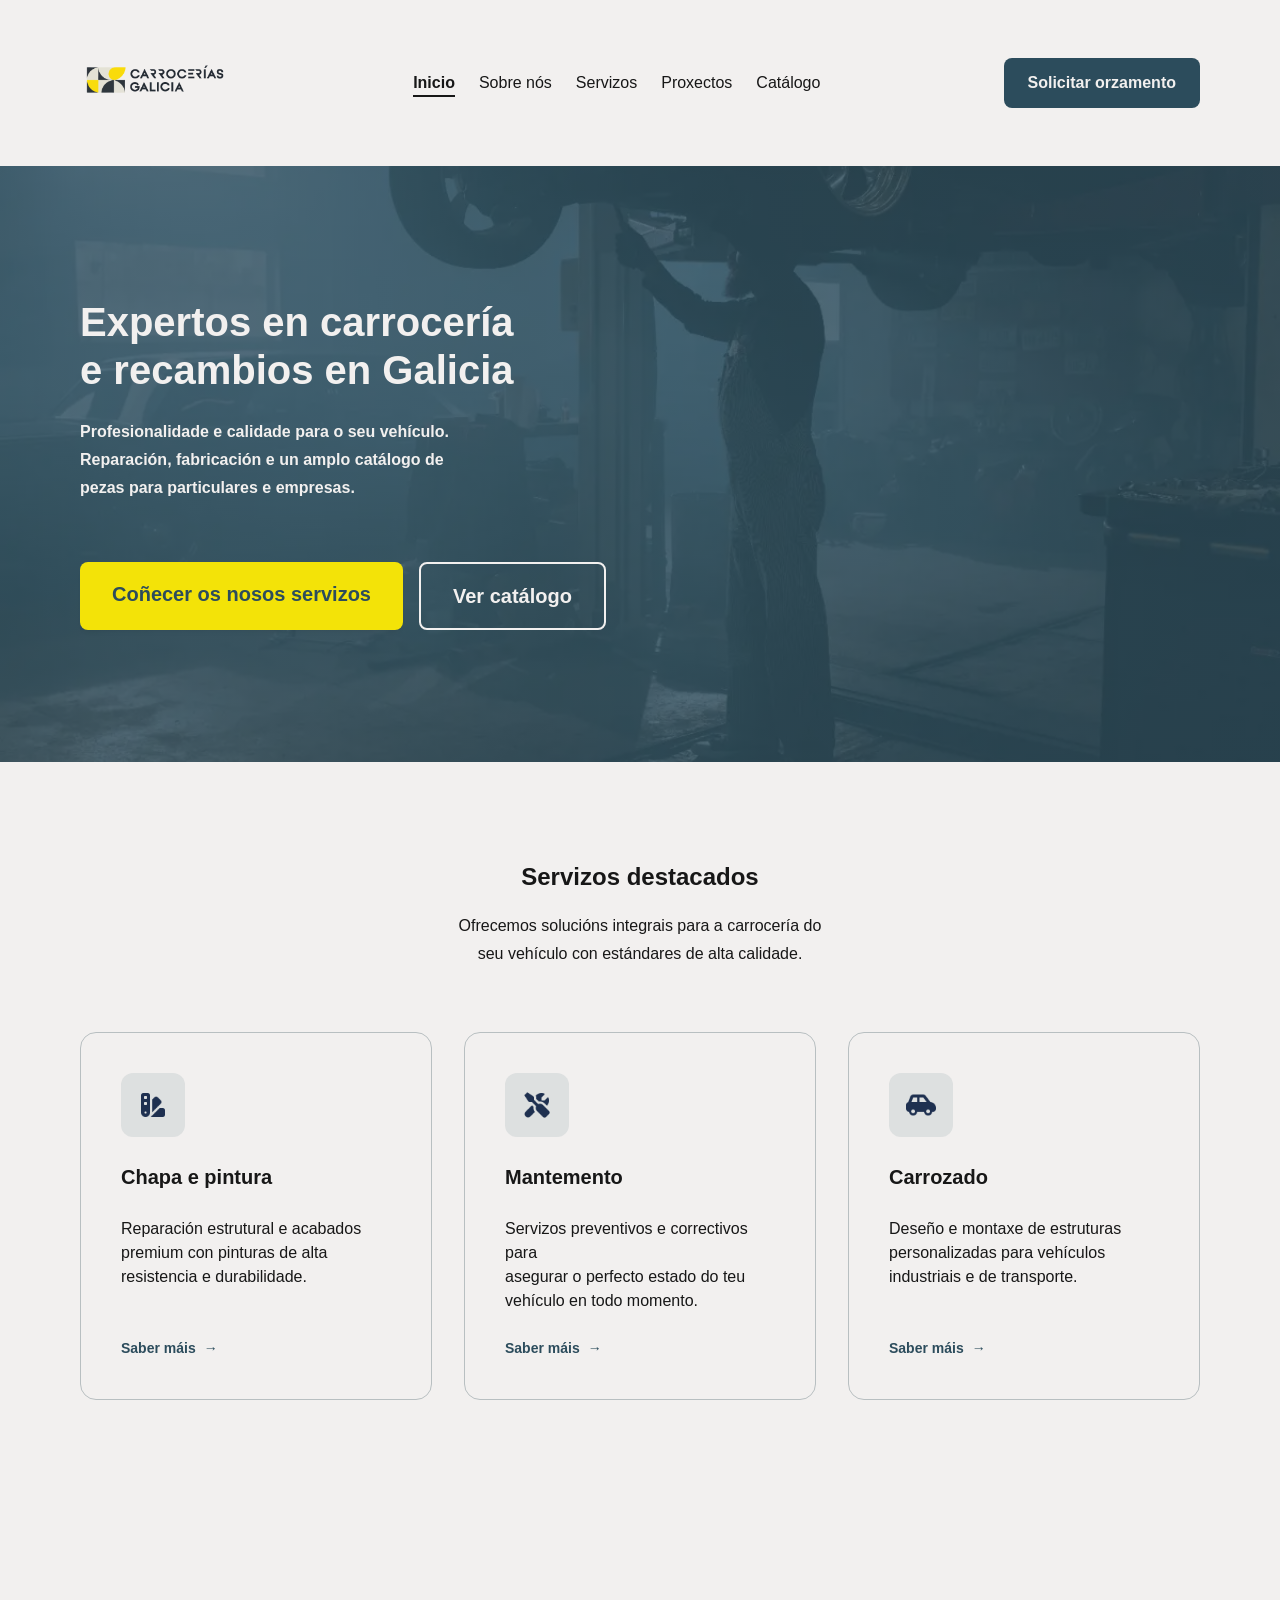
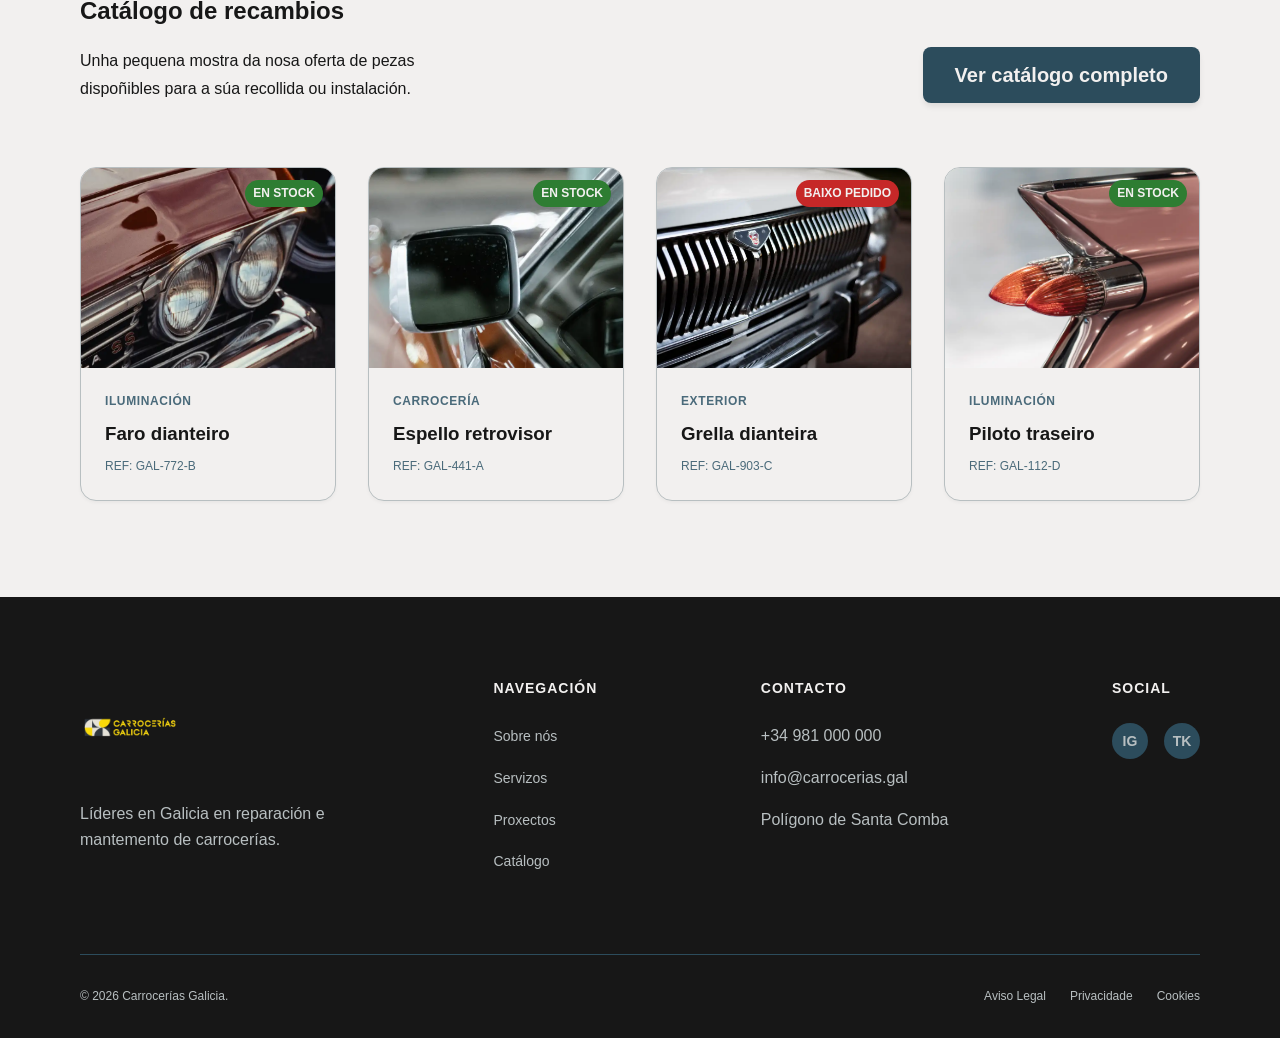
<file: index.html>
<!DOCTYPE html>
<html lang="gl">

<head>
    <meta charset="UTF-8">
    <meta name="viewport" content="width=device-width, initial-scale=1.0">
    <title>Carrocerías Galicia</title>
    <meta name="description" content="Carrocerías Galicia é unha empresa 
        especializada en reparación, mantemento e fabricación de carrocerías 
        para vehículos. Ofrecemos un amplo catálogo de recambios e 
        pezas para particulares e empresas.">
    <link rel="stylesheet" href="css/style.css">
</head>

<body>

    <header>
        <nav>
            <input type="checkbox" id="menu-toggle" class="menu-toggle" aria-label="Abrir menú de navegación">
            <label for="menu-toggle" class="menu-toggle-label">
                <span class="sr-only">Menú</span>
                <span></span>
                <span></span>
                <span></span>
            </label>
            <a href="index.html" class="logo">
                <img src="img/01-logo.webp" alt="Carrocerías Galicia" width="150" height="80">
            </a>
            <ul>
                <li><a href="index.html">Inicio</a></li>
                <li><a href="sobre-nos.html">Sobre nós</a></li>
                <li><a href="servizos.html">Servizos</a></li>
                <li><a href="proxectos.html">Proxectos</a></li>
                <li><a href="catalogo.html">Catálogo</a></li>
            </ul>
            <a href="contacto.html" class="btn-primary">Solicitar orzamento</a>
        </nav>
    </header>

    <main>
        <section class="hero">
            <div class="hero-container">
                <h1>Expertos en carrocería <br> e recambios en Galicia</h1>
                <p>Profesionalidade e calidade para o seu vehículo. <br>
                    Reparación, fabricación e un amplo catálogo de <br>
                    pezas para particulares e empresas.</p>
                <div class="hero-buttons">
                    <a href="servizos.html" class="btn-yellow">Coñecer os nosos servizos</a>
                    <a href="catalogo.html" class="btn-outline">Ver catálogo</a>
                </div>
            </div>
        </section>

        <section class="services">
            <div class="container center-text">
                <h2>Servizos destacados</h2>
                <p class="subtitle">Ofrecemos solucións integrais para a carrocería do <br>
                    seu vehículo con estándares de alta calidade.</p>
            </div>
            <div class="services-grid container">
                <div class="service-card">
                    <div class="icon-box">
                        <img src="img/29-icon-chapa.png" alt="Icono chapa" style="width: 30px; height:30px;">
                    </div>
                    <h3>Chapa e pintura</h3>
                    <p>Reparación estrutural e acabados <br>
                        premium con pinturas de alta <br>
                        resistencia e durabilidade.</p>
                    <a href="servizos.html#reparación" class="link-more">Saber máis <span class="arrow">&rarr;</span></a>
                </div>
                <div class="service-card">
                    <div class="icon-box">
                        <img src="img/30-icon-mantemento.png" alt="Icono mantemento" style="width: 30px; height:30px;">
                    </div>
                    <h3>Mantemento</h3>
                    <p>Servizos preventivos e correctivos para <br>
                        asegurar o perfecto estado do teu <br>
                        vehículo en todo momento.</p>
                    <a href="servizos.html" class="link-more">Saber máis <span class="arrow">&rarr;</span></a>
                </div>
                <div class="service-card">
                    <div class="icon-box">
                        <img src="img/31-icon-carrozado.png" alt="Icono carrozado" style="width: 30px; height:30px;">
                    </div>
                    <h3>Carrozado</h3>
                    <p>Deseño e montaxe de estruturas <br>
                        personalizadas para vehículos <br>
                        industriais e de transporte.</p>
                    <a href="servizos.html#fabricacion" class="link-more">Saber máis <span class="arrow">&rarr;</span></a>
                </div>
            </div>
        </section>

        <section class="catalog">
            <div class="catalog-top container">
                <div class="catalog-header">
                    <h2>Catálogo de recambios</h2>
                    <p>Unha pequena mostra da nosa oferta de pezas <br>
                        dispoñibles para a súa recollida ou instalación.</p>
                </div>
                <a href="catalogo.html#vendas" class="btn-dark">Ver catálogo completo</a>
            </div>
            <div class="catalog-grid container">
                <div class="product-card">
                    <div class="product-image" style="background-image: url('img/04-inicio.webp');">
                        <span class="badge badge-green">EN STOCK</span>
                    </div>
                    <div class="product-info">
                        <span class="category">ILUMINACIÓN</span>
                        <h3>Faro dianteiro</h3>
                        <span class="ref">REF: GAL-772-B</span>
                    </div>
                </div>
                <div class="product-card">
                    <div class="product-image" style="background-image: url('img/05-inicio.webp');">
                        <span class="badge badge-green">EN STOCK</span>
                    </div>
                    <div class="product-info">
                        <span class="category">CARROCERÍA</span>
                        <h3>Espello retrovisor</h3>
                        <span class="ref">REF: GAL-441-A</span>
                    </div>
                </div>
                <div class="product-card">
                    <div class="product-image" style="background-image: url('img/06-inicio.webp');">
                        <span class="badge badge-red">BAIXO PEDIDO</span>
                    </div>
                    <div class="product-info">
                        <span class="category">EXTERIOR</span>
                        <h3>Grella dianteira</h3>
                        <span class="ref">REF: GAL-903-C</span>
                    </div>
                </div>
                <div class="product-card">
                    <div class="product-image" style="background-image: url('img/07-inicio.webp');">
                        <span class="badge badge-green">EN STOCK</span>
                    </div>
                    <div class="product-info">
                        <span class="category">ILUMINACIÓN</span>
                        <h3>Piloto traseiro</h3>
                        <span class="ref">REF: GAL-112-D</span>
                    </div>
                </div>
            </div>
        </section>
    </main>

    <footer>
        <div class="footer-container">
            <div class="footer-col">
                <img src="img/02-logo-amarelo.webp" alt="Carrocerías" class="footer-logo" width="100" height="50">
                <p>Líderes en Galicia en reparación
                    e mantemento de carrocerías.</p>
            </div>
            <div class="footer-col">
                <h4>NAVEGACIÓN</h4>
                <ul>
                    <li><a href="sobre-nos.html">Sobre nós</a></li>
                    <li><a href="servizos.html">Servizos</a></li>
                    <li><a href="proxectos.html">Proxectos</a></li>
                    <li><a href="catalogo.html">Catálogo</a></li>
                </ul>
            </div>
            <div class="footer-col">
                <h4>CONTACTO</h4>
                <ul>
                    <li>+34 981 000 000</li>
                    <li>info@carrocerias.gal</li>
                    <li>Polígono de Santa Comba</li>
                </ul>
            </div>
            <div class="footer-col">
                <h4>SOCIAL</h4>
                <div class="social-icons">
                    <a href="#" class="social-circle">IG</a>
                    <a href="#" class="social-circle">TK</a>
                </div>
            </div>
        </div>
        <div class="footer-bottom">
            <p>&copy; 2026 Carrocerías Galicia.</p>
            <div class="legal-links">
                <a href="termos-legais-aviso-legal.html">Aviso Legal</a>
                <a href="termos-legais-privacidade.html">Privacidade</a>
                <a href="termos-legais-cookies.html">Cookies</a>
            </div>
        </div>
    </footer>

    <script src="js/script.js"></script>
</body>

</html>
</file>
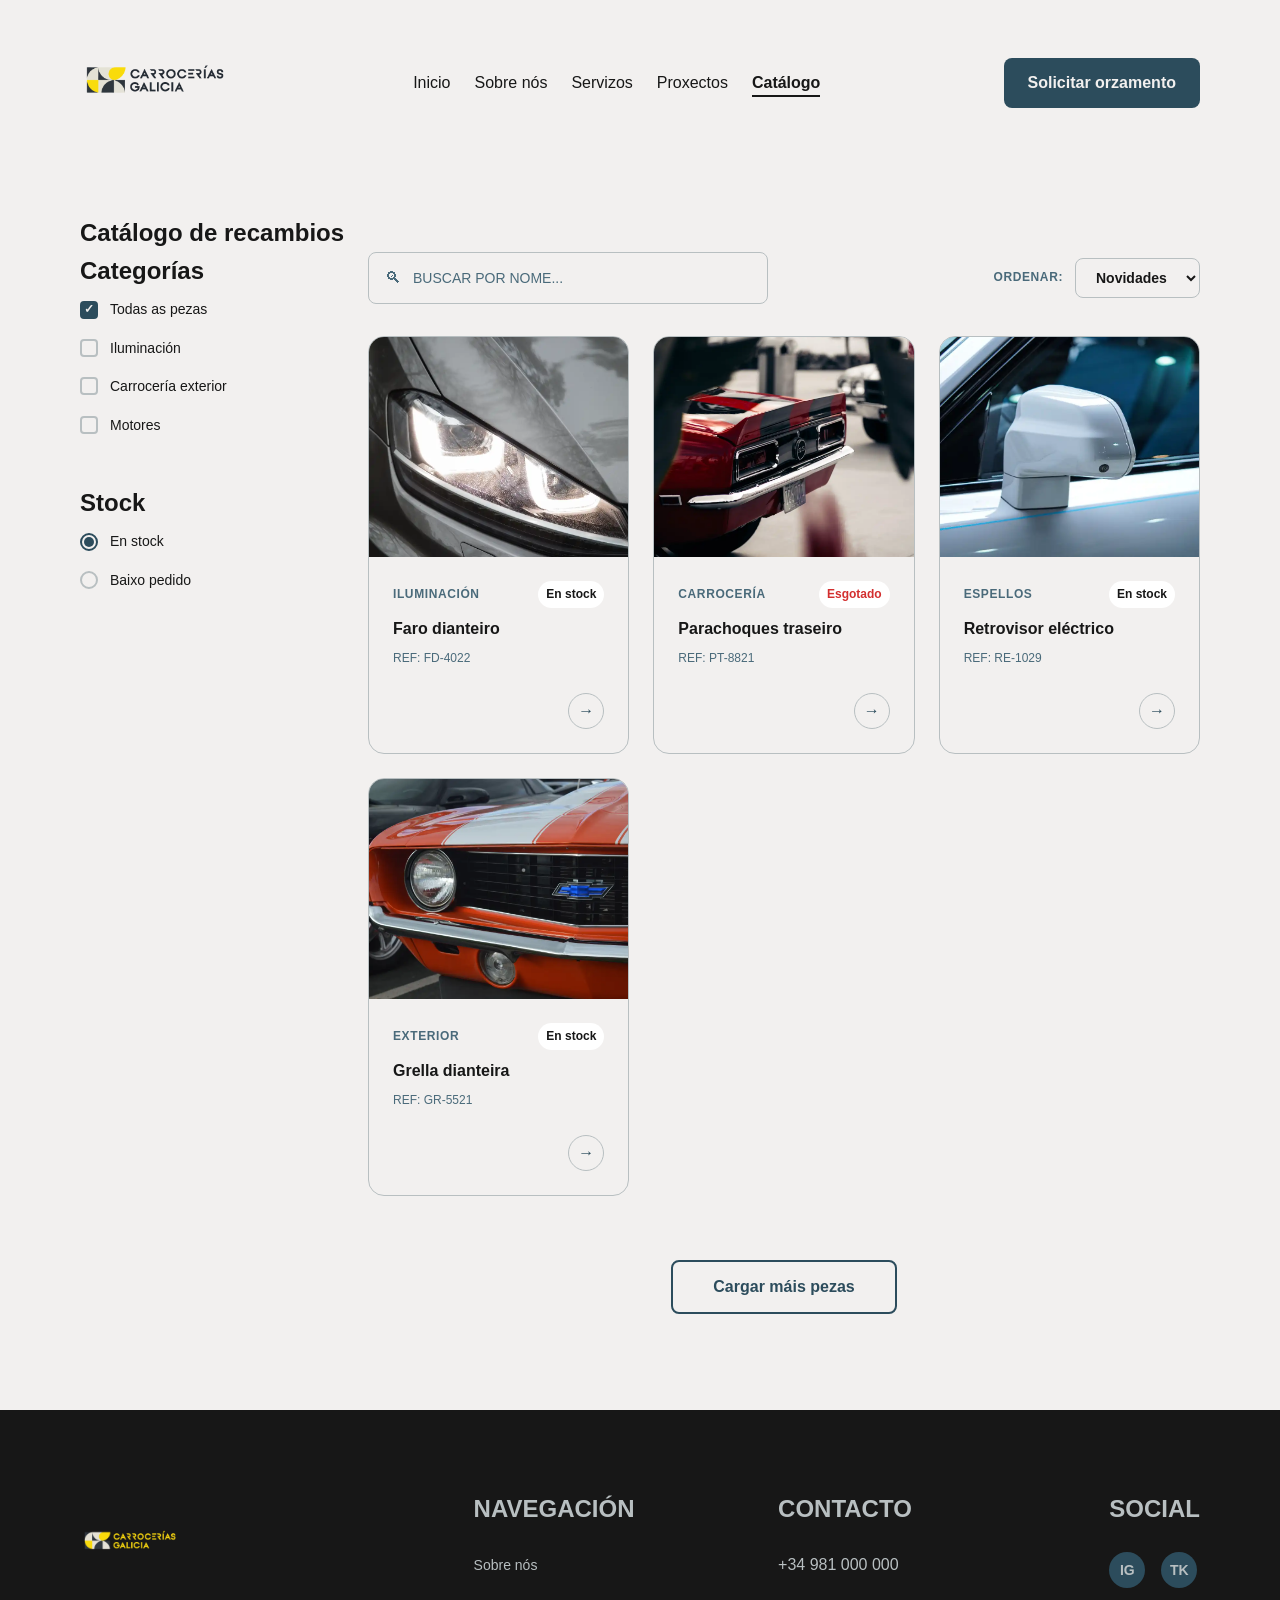
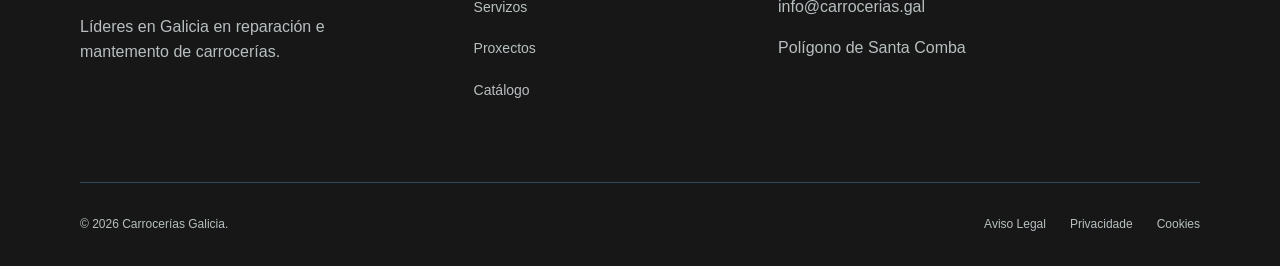
<file: catalogo.html>
<!DOCTYPE html>
<html lang="gl">

<head>
    <meta charset="UTF-8">
    <meta name="viewport" content="width=device-width, initial-scale=1.0">
    <title>Catálogo</title>
    <meta name="description" content="Catálogo de recambios e pezas de 
        carrocerías de Carrocerías Galicia para particulares e empresas.">
    <link rel="stylesheet" href="css/style.css">
</head>

<body>

    <header>
        <nav>
            <input type="checkbox" id="menu-toggle" class="menu-toggle" aria-label="Abrir menú de navegación">
            <label for="menu-toggle" class="menu-toggle-label">
                <span class="sr-only">Menú</span>
                <span></span>
                <span></span>
                <span></span>
            </label>
            <a href="index.html" class="logo">
                <img src="img/01-logo.webp" alt="Carrocerías Galicia">
            </a>
            <ul>
                <li><a href="index.html">Inicio</a></li>
                <li><a href="sobre-nos.html">Sobre nós</a></li>
                <li><a href="servizos.html">Servizos</a></li>
                <li><a href="proxectos.html">Proxectos</a></li>
                <li><a href="catalogo.html">Catálogo</a></li>
            </ul>
            <a href="contacto.html" class="btn-primary">Solicitar orzamento</a>
        </nav>
    </header>

    <main>

        <section class="catalog-layout">
            <h1>Catálogo de recambios</h1>
            <div class="catalog-layout-inner">

                <aside class="catalog-sidebar">
                    <div class="sidebar-group">
                        <h2>Categorías</h2>
                        <div class="sidebar-option">
                            <div class="sidebar-checkbox checked"></div>
                            <span>Todas as pezas</span>
                        </div>
                        <div class="sidebar-option">
                            <div class="sidebar-checkbox"></div>
                            <span>Iluminación</span>
                        </div>
                        <div class="sidebar-option">
                            <div class="sidebar-checkbox"></div>
                            <span>Carrocería exterior</span>
                        </div>
                        <div class="sidebar-option">
                            <div class="sidebar-checkbox"></div>
                            <span>Motores</span>
                        </div>
                    </div>
                    <div class="sidebar-group">
                        <h2>Stock</h2>
                        <div class="sidebar-option">
                            <div class="sidebar-radio checked"></div>
                            <span>En stock</span>
                        </div>
                        <div class="sidebar-option">
                            <div class="sidebar-radio"></div>
                            <span>Baixo pedido</span>
                        </div>
                    </div>
                </aside>

                <div class="catalog-main">
                    <div class="catalog-toolbar">
                        <div class="search-bar">
                            <span class="search-icon">🔍︎</span>
                            <input type="text" placeholder="BUSCAR POR NOME..." aria-label="Buscar produto por nome">
                        </div>
                        <div class="sort-group">
                            <label for="sort-select">Ordenar:</label>
                            <select id="sort-select" class="sort-select">
                                <option>Novidades</option>
                                <option>Nome A-Z</option>
                            </select>
                        </div>
                    </div>

                    <div class="catalog-products-grid">

                        <div class="catalog-product-card" role="link" tabindex="0" onclick="location.href='catalogo-detalle.html'" 
                            onkeydown="if(event.key==='Enter')location.href='catalogo-detalle.html'" style="text-decoration: none; cursor: pointer;">
                            <div class="catalog-product-image" style="background-image: url('img/22-catalogo.webp');">
                            </div>
                            <div class="catalog-product-info">
                                <div class="top-row">
                                    <span class="category">Iluminación</span>
                                    <span class="badge-stock in-stock">En stock</span>
                                </div>
                                <h3>Faro dianteiro</h3>
                                <span class="ref">REF: FD-4022</span>
                            </div>
                            <div class="catalog-product-footer">
                                <span class="arrow-link">→</span>
                            </div>
                        </div>


                        <div class="catalog-product-card" role="link" tabindex="0" onclick="location.href='catalogo-detalle.html'" 
                            onkeydown="if(event.key==='Enter')location.href='catalogo-detalle.html'" style="text-decoration: none; cursor: pointer;">
                            <div class="catalog-product-image" style="background-image: url('img/23-catalogo.webp');">
                            </div>
                            <div class="catalog-product-info">
                                <div class="top-row">
                                    <span class="category">Carrocería</span>
                                    <span class="badge-stock out-of-stock">Esgotado</span>
                                </div>
                                <h3>Parachoques traseiro</h3>
                                <span class="ref">REF: PT-8821</span>
                            </div>
                            <div class="catalog-product-footer">
                                <span class="arrow-link">→</span>
                            </div>
                        </div>

                        <div class="catalog-product-card" role="link" tabindex="0" onclick="location.href='catalogo-detalle.html'" 
                            onkeydown="if(event.key==='Enter')location.href='catalogo-detalle.html'" style="text-decoration: none; cursor: pointer;">
                            <div class="catalog-product-image" style="background-image: url('img/24-catalogo.webp');">
                            </div>
                            <div class="catalog-product-info">
                                <div class="top-row">
                                    <span class="category">Espellos</span>
                                    <span class="badge-stock in-stock">En stock</span>
                                </div>
                                <h3>Retrovisor eléctrico</h3>
                                <span class="ref">REF: RE-1029</span>
                            </div>
                            <div class="catalog-product-footer">
                                <span class="arrow-link">→</span>
                            </div>
                        </div>

                        <div class="catalog-product-card" role="link" tabindex="0" onclick="location.href='catalogo-detalle.html'" 
                            onkeydown="if(event.key==='Enter')location.href='catalogo-detalle.html'" style="text-decoration: none; cursor: pointer;">
                            <div class="catalog-product-image" style="background-image: url('img/25-catalogo.webp');">
                            </div>
                            <div class="catalog-product-info">
                                <div class="top-row">
                                    <span class="category">Exterior</span>
                                    <span class="badge-stock in-stock">En stock</span>
                                </div>
                                <h3>Grella dianteira</h3>
                                <span class="ref">REF: GR-5521</span>
                            </div>
                            <div class="catalog-product-footer">
                                <span class="arrow-link">→</span>
                            </div>
                        </div>

                    </div>

                    <button class="btn-load-more">Cargar máis pezas</button>
                </div>

            </div>
        </section>

    </main>

    <footer>
        <div class="footer-container">
            <div class="footer-col">
                <img src="img/02-logo-amarelo.webp" alt="Carrocerías" class="footer-logo" width="100" height="50">
                <p>Líderes en Galicia en reparación
                    e mantemento de carrocerías.</p>
            </div>
            <div class="footer-col">
                <h2>NAVEGACIÓN</h2>
                <ul>
                    <li><a href="sobre-nos.html">Sobre nós</a></li>
                    <li><a href="servizos.html">Servizos</a></li>
                    <li><a href="proxectos.html">Proxectos</a></li>
                    <li><a href="catalogo.html">Catálogo</a></li>
                </ul>
            </div>
            <div class="footer-col">
                <h2>CONTACTO</h2>
                <ul>
                    <li>+34 981 000 000</li>
                    <li>info@carrocerias.gal</li>
                    <li>Polígono de Santa Comba</li>
                </ul>
            </div>
            <div class="footer-col">
                <h2>SOCIAL</h2>
                <div class="social-icons">
                    <a href="#" class="social-circle">IG</a>
                    <a href="#" class="social-circle">TK</a>
                </div>
            </div>
        </div>
        <div class="footer-bottom">
            <p>&copy; 2026 Carrocerías Galicia.</p>
            <div class="legal-links">
                <a href="termos-legais-aviso-legal.html">Aviso Legal</a>
                <a href="termos-legais-privacidade.html">Privacidade</a>
                <a href="termos-legais-cookies.html">Cookies</a>
            </div>
        </div>
    </footer>

    <script src="js/script.js"></script>
</body>

</html>
</file>
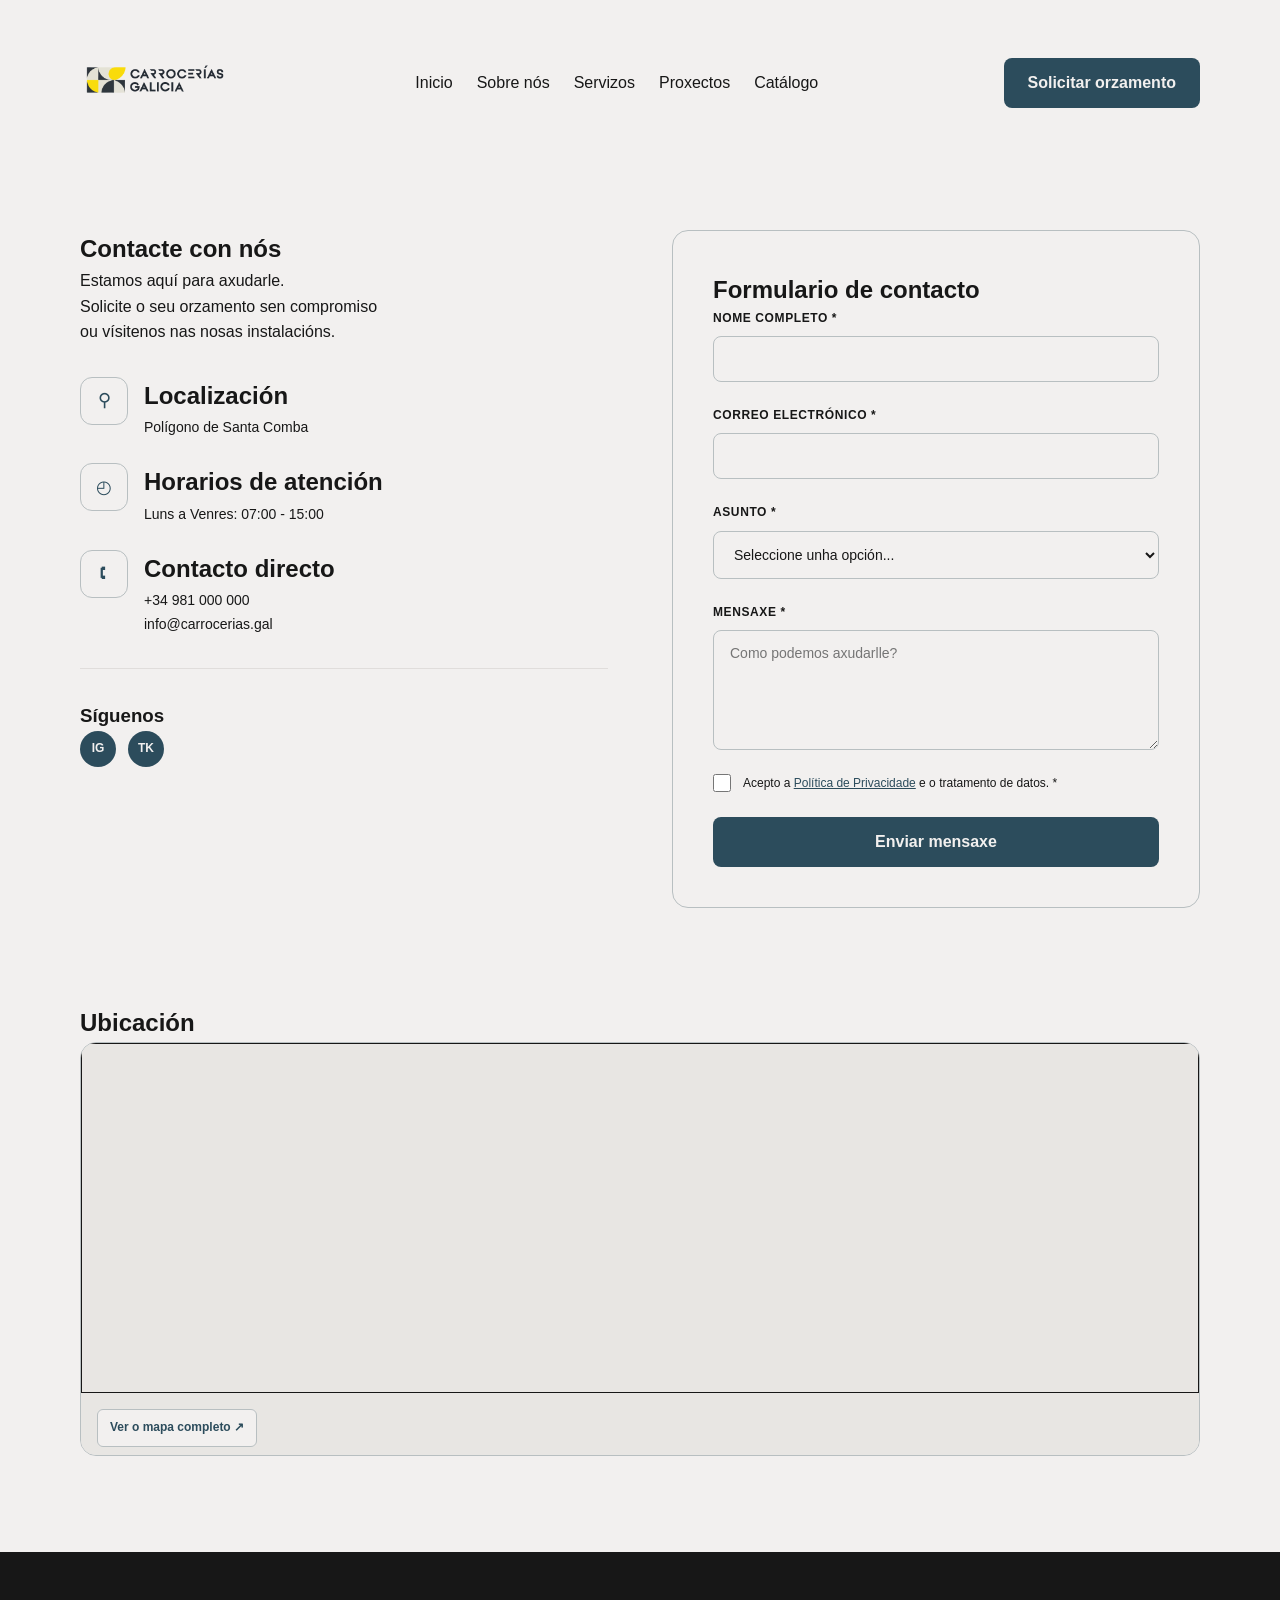
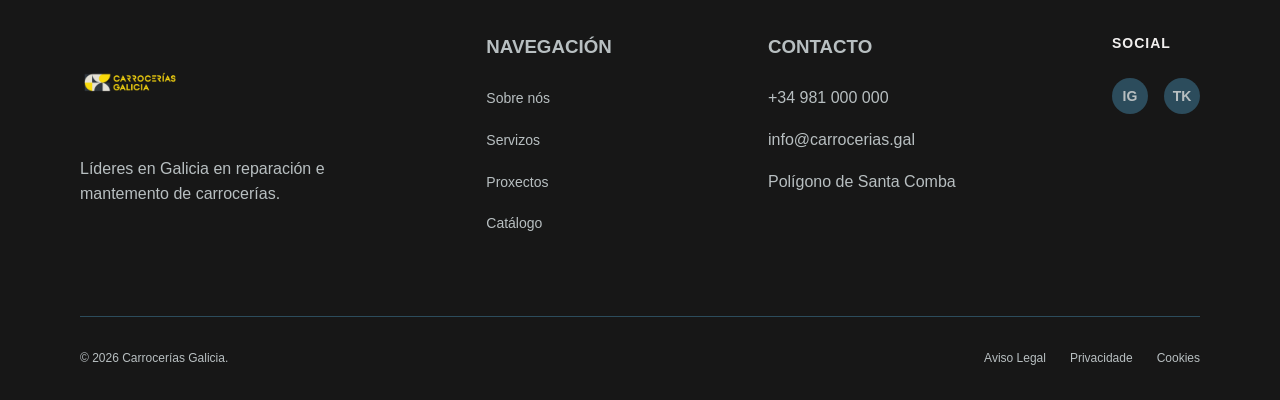
<file: contacto.html>
<!DOCTYPE html>
<html lang="gl">

<head>
    <meta charset="UTF-8">
    <meta name="viewport" content="width=device-width, initial-scale=1.0">
    <title>Contacto</title>
    <meta name="description" content="Contacta con Carrocerías Galicia 
        para solicitar orzamentos, información sobre reparacións ou calquera consulta.">
    <link rel="stylesheet" href="css/style.css">
</head>

<body>

    <header>
        <nav>
            <input type="checkbox" id="menu-toggle" class="menu-toggle" aria-label="Abrir menú de navegación">
            <label for="menu-toggle" class="menu-toggle-label">
                <span class="sr-only">Menú</span>
                <span></span>
                <span></span>
                <span></span>
            </label>
            <a href="index.html" class="logo">
                <img src="img/01-logo.webp" alt="Carrocerías Galicia">
            </a>
            <ul>
                <li><a href="index.html">Inicio</a></li>
                <li><a href="sobre-nos.html">Sobre nós</a></li>
                <li><a href="servizos.html">Servizos</a></li>
                <li><a href="proxectos.html">Proxectos</a></li>
                <li><a href="catalogo.html">Catálogo</a></li>
            </ul>
            <a href="contacto.html" class="btn-primary">Solicitar orzamento</a>
        </nav>
    </header>

    <main>

        <section class="contact-layout">
            <div class="contact-layout-inner">

                <div class="contact-info">
                    <div>
                        <h1>Contacte con nós</h1>
                        <p>Estamos aquí para axudarle. <br>
                            Solicite o seu orzamento sen compromiso <br>
                            ou vísitenos nas nosas instalacións.</p>
                    </div>

                    <div class="contact-details">
                        <div class="contact-detail-item">
                            <div class="contact-detail-icon">⚲</div>
                            <div class="contact-detail-text">
                                <h2>Localización</h2>
                                <p>Polígono de Santa Comba</p>
                            </div>
                        </div>
                        <div class="contact-detail-item">
                            <div class="contact-detail-icon">◴</div>
                            <div class="contact-detail-text">
                                <h2>Horarios de atención</h2>
                                <p>Luns a Venres: 07:00 - 15:00</p>
                            </div>
                        </div>
                        <div class="contact-detail-item">
                            <div class="contact-detail-icon">🕻</div>
                            <div class="contact-detail-text">
                                <h2>Contacto directo</h2>
                                <p>+34 981 000 000<br>info@carrocerias.gal</p>
                            </div>
                        </div>
                    </div>

                    <div class="contact-divider"></div>

                    <div class="contact-social">
                        <h3>Síguenos</h3>
                        <div class="contact-social-icons">
                            <a href="#" class="social-circle">IG</a>
                            <a href="#" class="social-circle">TK</a>
                        </div>
                    </div>
                </div>

                <div class="contact-form-card">
                    <h2>Formulario de contacto</h2>
                    <form action="#" method="POST">
                        <div class="form-group">
                            <label for="nome">Nome completo *</label>
                            <input type="text" id="nome" name="nome" required>
                        </div>
                        <div class="form-group">
                            <label for="email">Correo electrónico *</label>
                            <input type="email" id="email" name="email" required>
                        </div>
                        <div class="form-group">
                            <label for="asunto">Asunto *</label>
                            <select id="asunto" name="asunto" required>
                                <option value="" disabled selected>Seleccione unha opción...</option>
                                <option value="orzamento">Solicitude de orzamento</option>
                                <option value="informacion">Información xeral</option>
                                <option value="reparacion">Reparación</option>
                                <option value="recambios">Recambios e pezas</option>
                                <option value="outro">Outro</option>
                            </select>
                        </div>
                        <div class="form-group">
                            <label for="mensaxe">Mensaxe *</label>
                            <textarea id="mensaxe" name="mensaxe" placeholder="Como podemos axudarlle?"
                                required></textarea>
                        </div>
                        <div class="form-checkbox">
                            <input type="checkbox" id="privacidade" name="privacidade" required>
                            <label for="privacidade">Acepto a <a href="termos-legais-privacidade.html">Política de
                                    Privacidade</a> e o tratamento de datos. *</label>
                        </div>
                        <button type="submit" class="btn-submit">Enviar mensaxe</button>
                    </form>
                </div>

            </div>
        </section>

        <section class="map-section">
            <h2>Ubicación</h2>
            <div class="map-container">
                <div class="map-placeholder">
                    <iframe style="border: 1px solid #171717; width: 100%; height: 350px;"
                        title="Mapa de ubicación de Carrocerías Galicia"
                        src="https://www.openstreetmap.org/export/embed?bbox=-8.807237148284914%2C43.022313734777676%2C-8.783290386199953%2C43.03160000129521&amp;layer=mapnik"
                        loading="lazy"></iframe>
                    <small><a href="https://www.openstreetmap.org/#map=16/43.02696/-8.79526" target="_blank"
                            class="map-link">Ver o mapa completo ↗</a></small>
                </div>
            </div>
        </section>

    </main>

    <footer>
        <div class="footer-container">
            <div class="footer-col">
                <img src="img/02-logo-amarelo.webp" alt="Carrocerías" class="footer-logo" width="100" height="50">
                <p>Líderes en Galicia en reparación
                    e mantemento de carrocerías.</p>
            </div>
            <div class="footer-col">
                <h3>NAVEGACIÓN</h3>
                <ul>
                    <li><a href="sobre-nos.html">Sobre nós</a></li>
                    <li><a href="servizos.html">Servizos</a></li>
                    <li><a href="proxectos.html">Proxectos</a></li>
                    <li><a href="catalogo.html">Catálogo</a></li>
                </ul>
            </div>
            <div class="footer-col">
                <h3>CONTACTO</h3>
                <ul>
                    <li>+34 981 000 000</li>
                    <li>info@carrocerias.gal</li>
                    <li>Polígono de Santa Comba</li>
                </ul>
            </div>
            <div class="footer-col">
                <h4>SOCIAL</h4>
                <div class="social-icons">
                    <a href="#" class="social-circle">IG</a>
                    <a href="#" class="social-circle">TK</a>
                </div>
            </div>
        </div>
        <div class="footer-bottom">
            <p>&copy; 2026 Carrocerías Galicia.</p>
            <div class="legal-links">
                <a href="termos-legais-aviso-legal.html">Aviso Legal</a>
                <a href="termos-legais-privacidade.html">Privacidade</a>
                <a href="termos-legais-cookies.html">Cookies</a>
            </div>
        </div>
    </footer>

    <script src="js/script.js"></script>
</body>



</html>
</file>
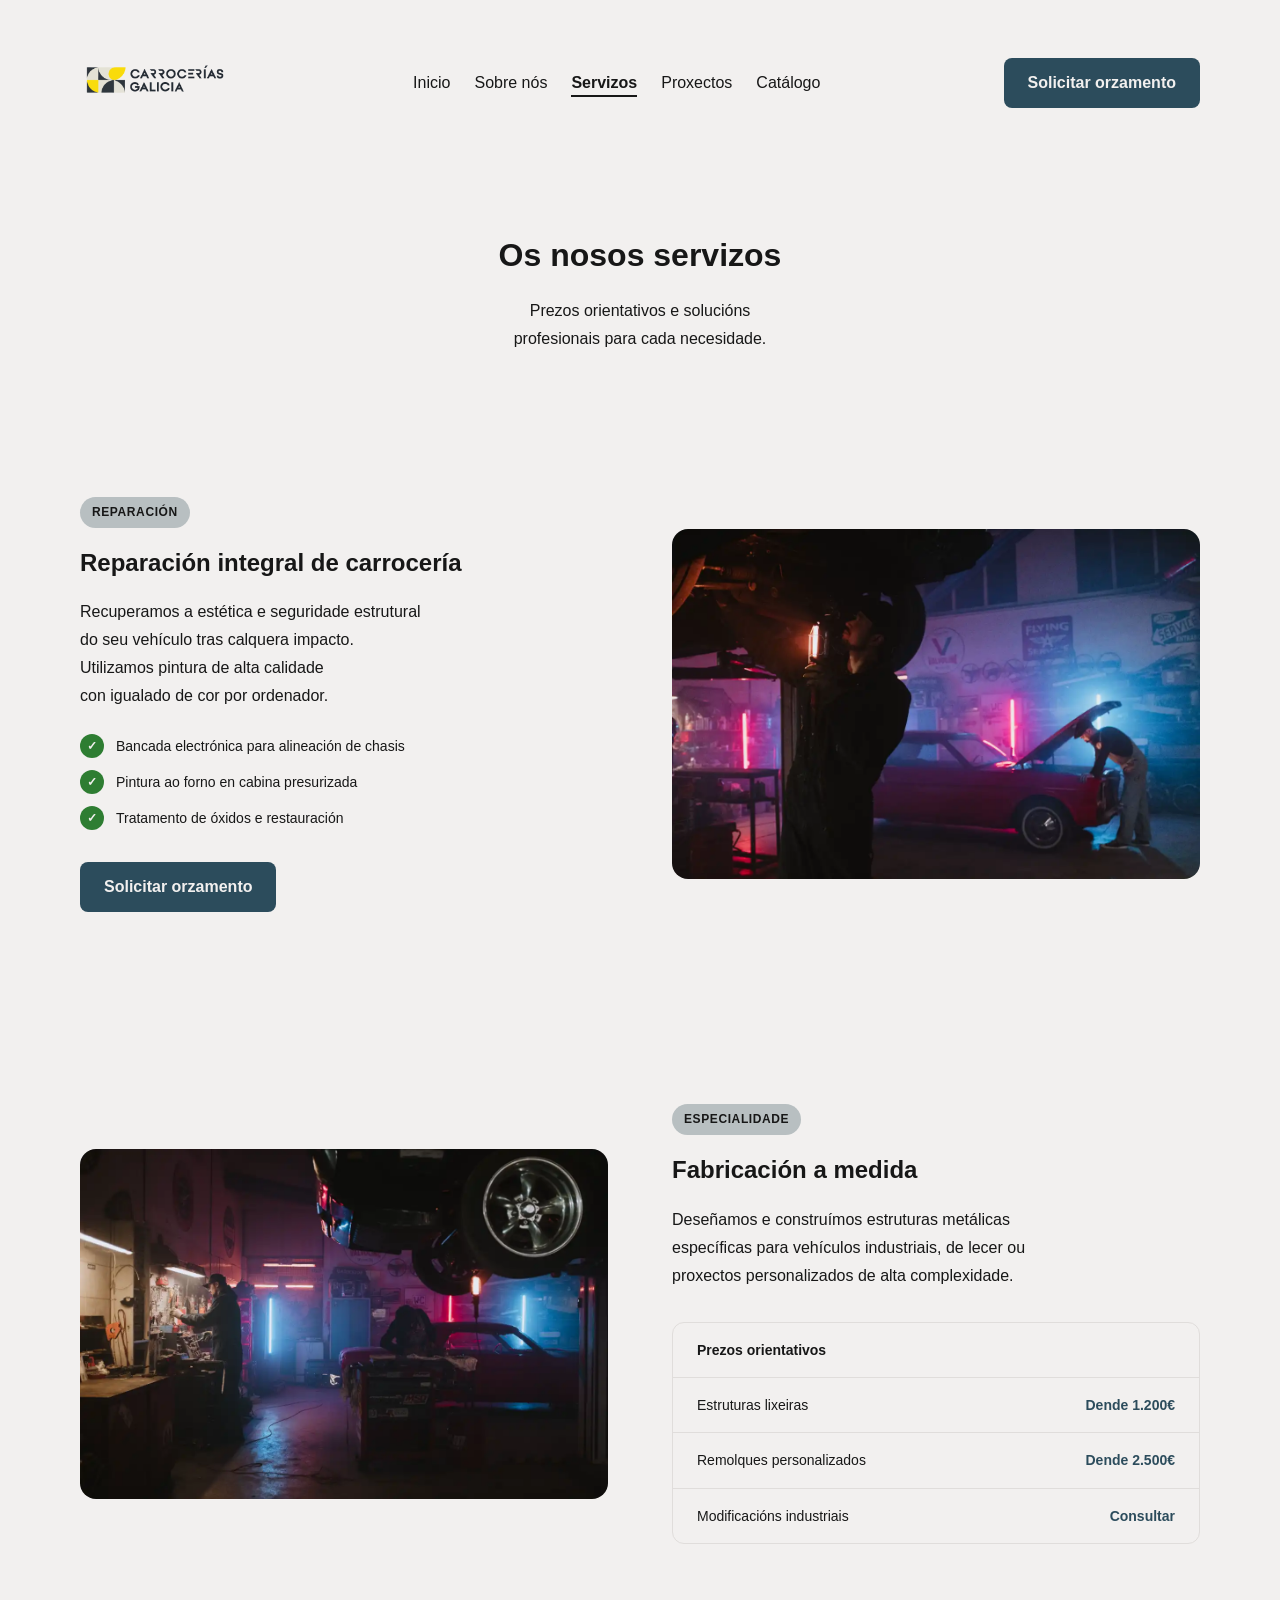
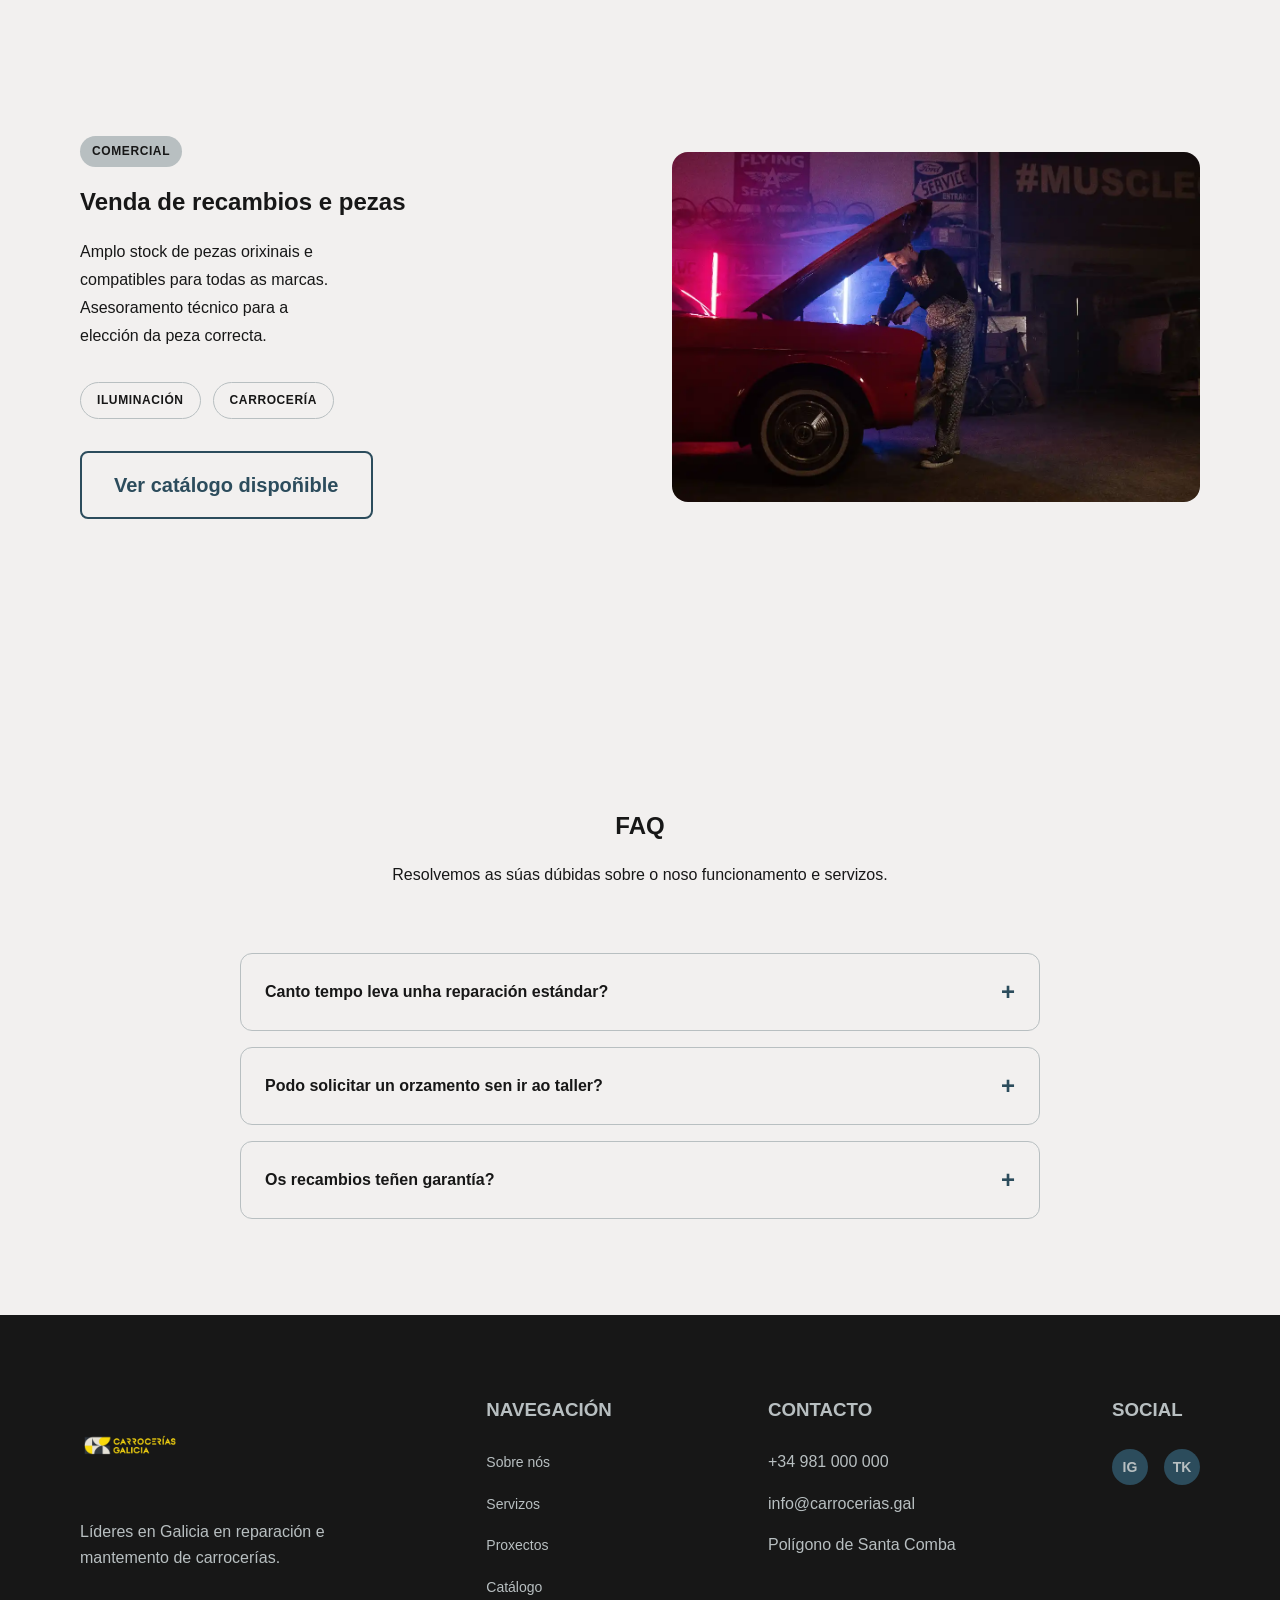
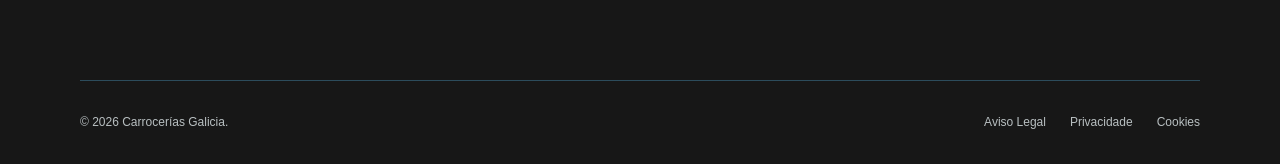
<file: servizos.html>
<!DOCTYPE html>
<html lang="gl">

<head>
    <meta charset="UTF-8">
    <meta name="viewport" content="width=device-width, initial-scale=1.0">
    <title>Servizos</title>
    <meta name="description" content="Servizos de reparación, mantemento e fabricación 
        de carrocerías de Carrocerías Galicia para vehículos particulares e industriais.">
    <link rel="stylesheet" href="css/style.css">
</head>

<body>

    <header>
        <nav>
            <input type="checkbox" id="menu-toggle" class="menu-toggle" aria-label="Abrir menú de navegación">
            <label for="menu-toggle" class="menu-toggle-label">
                <span class="sr-only">Menú</span>
                <span></span>
                <span></span>
                <span></span>
            </label>
            <a href="index.html" class="logo">
                <img src="img/01-logo.webp" alt="Carrocerías Galicia">
            </a>
            <ul>
                <li><a href="index.html">Inicio</a></li>
                <li><a href="sobre-nos.html">Sobre nós</a></li>
                <li><a href="servizos.html">Servizos</a></li>
                <li><a href="proxectos.html">Proxectos</a></li>
                <li><a href="catalogo.html">Catálogo</a></li>
            </ul>
            <a href="contacto.html" class="btn-primary">Solicitar orzamento</a>
        </nav>
    </header>

    <main>

        <section class="page-header">
            <h1>Os nosos servizos</h1>
            <p>Prezos orientativos e solucións <br> profesionais para cada necesidade.</p>
        </section>

        <section class="service-detail">
            <div class="service-detail-row">
                <div class="service-detail-content">
                    <span class="service-badge badge-reparacion">Reparación</span>
                    <h2>Reparación integral de carrocería</h2>
                    <p>Recuperamos a estética e seguridade estrutural <br>
                        do seu vehículo tras calquera impacto. <br>
                        Utilizamos pintura de alta calidade <br>
                        con igualado de cor por ordenador.</p>
                    <ul class="check-list">
                        <li>Bancada electrónica para alineación de chasis</li>
                        <li>Pintura ao forno en cabina presurizada</li>
                        <li>Tratamento de óxidos e restauración</li>
                    </ul>
                    <a href="contacto.html" class="btn-primary" style="width: fit-content; margin-top: 16px;">Solicitar
                        orzamento</a>
                </div>
                <div class="service-detail-image" style="background-image: url('img/13-servizos.webp');"></div>
            </div>
        </section>

        <section class="service-detail" style="padding-top: 0;">
            <div class="service-detail-row reverse">
                <div class="service-detail-content">
                    <span class="service-badge badge-especialidade">Especialidade</span>
                    <h2>Fabricación a medida</h2>
                    <p>Deseñamos e construímos estruturas metálicas <br>
                        específicas para vehículos industriais, de lecer ou <br>
                        proxectos personalizados de alta complexidade.</p>
                    <div class="price-table">
                        <div class="price-table-header">Prezos orientativos</div>
                        <div class="price-table-row">
                            <span>Estruturas lixeiras</span>
                            <span class="price">Dende 1.200€</span>
                        </div>
                        <div class="price-table-row">
                            <span>Remolques personalizados</span>
                            <span class="price">Dende 2.500€</span>
                        </div>
                        <div class="price-table-row">
                            <span>Modificacións industriais</span>
                            <span class="price">Consultar</span>
                        </div>
                    </div>
                </div>
                <div class="service-detail-image" style="background-image: url('img/14-servizos.webp');"></div>
            </div>
        </section>

        <section class="service-detail" style="padding-top: 0;">
            <div class="service-detail-row">
                <div class="service-detail-content">
                    <span class="service-badge badge-comercial">Comercial</span>
                    <h2>Venda de recambios e pezas</h2>
                    <p>Amplo stock de pezas orixinais e <br>
                        compatibles para todas as marcas. <br>
                        Asesoramento técnico para a <br>
                        elección da peza correcta.</p>
                    <div class="tag-group">
                        <span class="tag">Iluminación</span>
                        <span class="tag">Carrocería</span>
                    </div>
                    <a href="catalogo.html" class="btn-outline" style="color: #2C4C5C; border-color: #2C4C5C; 
                        width: fit-content; margin-top: 16px;">Ver catálogo dispoñible</a>
                </div>
                <div class="service-detail-image" style="background-image: url('img/15-servizos.webp');"></div>
            </div>
        </section>

        <section class="faq-section">
            <h2>FAQ</h2>
            <p>Resolvemos as súas dúbidas sobre o noso funcionamento e servizos.</p>
            <div class="faq-list">
                <div class="faq-item">
                    <button class="faq-question">
                        <span>Canto tempo leva unha reparación estándar?</span>
                        <span class="icon">+</span>
                    </button>
                    <div class="faq-answer">
                        <p>Depende da gravidade, pero unha reparación de chapa e pintura media adoita levar entre 3 e 5
                            días hábiles.</p>
                    </div>
                </div>
                <div class="faq-item">
                    <button class="faq-question">
                        <span>Podo solicitar un orzamento sen ir ao taller?</span>
                        <span class="icon">+</span>
                    </button>
                    <div class="faq-answer">
                        <p>Si, pode solicitar un orzamento a través do noso formulario de contacto ou chamando por
                            teléfono. <br>
                            Tamén pode enviarnos fotos do dano para unha estimación máis precisa.</p>
                    </div>
                </div>
                <div class="faq-item">
                    <button class="faq-question">
                        <span>Os recambios teñen garantía?</span>
                        <span class="icon">+</span>
                    </button>
                    <div class="faq-answer">
                        <p>Si, todos os nosos recambios teñen unha garantía de 2 anos. <br>
                            As reparacións realizadas no taller contan cunha garantía de 1 ano.</p>
                    </div>
                </div>
            </div>
        </section>

    </main>

    <footer>
        <div class="footer-container">
            <div class="footer-col">
                <img src="img/02-logo-amarelo.webp" alt="Carrocerías" class="footer-logo" width="100" height="50">
                <p>Líderes en Galicia en reparación
                    e mantemento de carrocerías.</p>
            </div>
            <div class="footer-col">
                <h3>NAVEGACIÓN</h3>
                <ul>
                    <li><a href="sobre-nos.html">Sobre nós</a></li>
                    <li><a href="servizos.html">Servizos</a></li>
                    <li><a href="proxectos.html">Proxectos</a></li>
                    <li><a href="catalogo.html">Catálogo</a></li>
                </ul>
            </div>
            <div class="footer-col">
                <h3>CONTACTO</h3>
                <ul>
                    <li>+34 981 000 000</li>
                    <li>info@carrocerias.gal</li>
                    <li>Polígono de Santa Comba</li>
                </ul>
            </div>
            <div class="footer-col">
                <h3>SOCIAL</h3>
                <div class="social-icons">
                    <a href="#" class="social-circle">IG</a>
                    <a href="#" class="social-circle">TK</a>
                </div>
            </div>
        </div>
        <div class="footer-bottom">
            <p>&copy; 2026 Carrocerías Galicia.</p>
            <div class="legal-links">
                <a href="termos-legais-aviso-legal.html">Aviso Legal</a>
                <a href="termos-legais-privacidade.html">Privacidade</a>
                <a href="termos-legais-cookies.html">Cookies</a>
            </div>
        </div>
    </footer>

    <script src="js/script.js"></script>
</body>

</html>
</file>
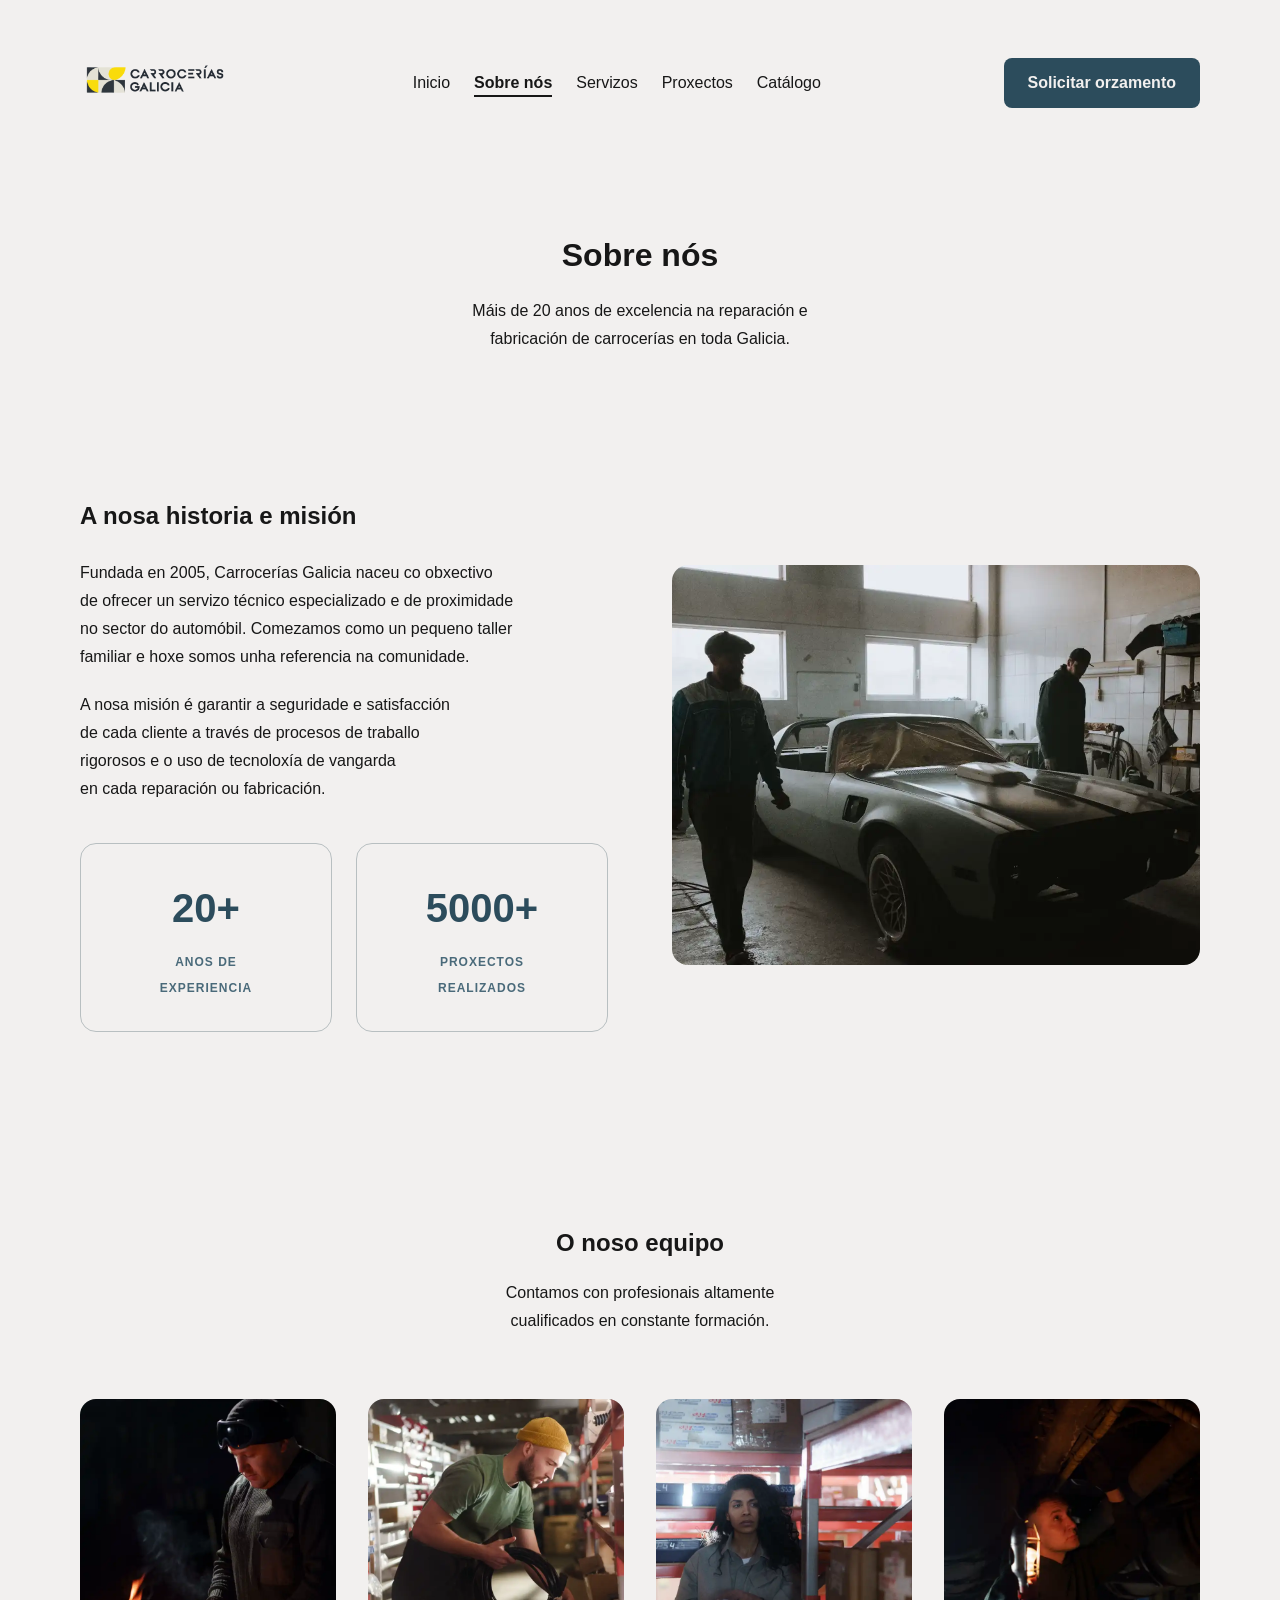
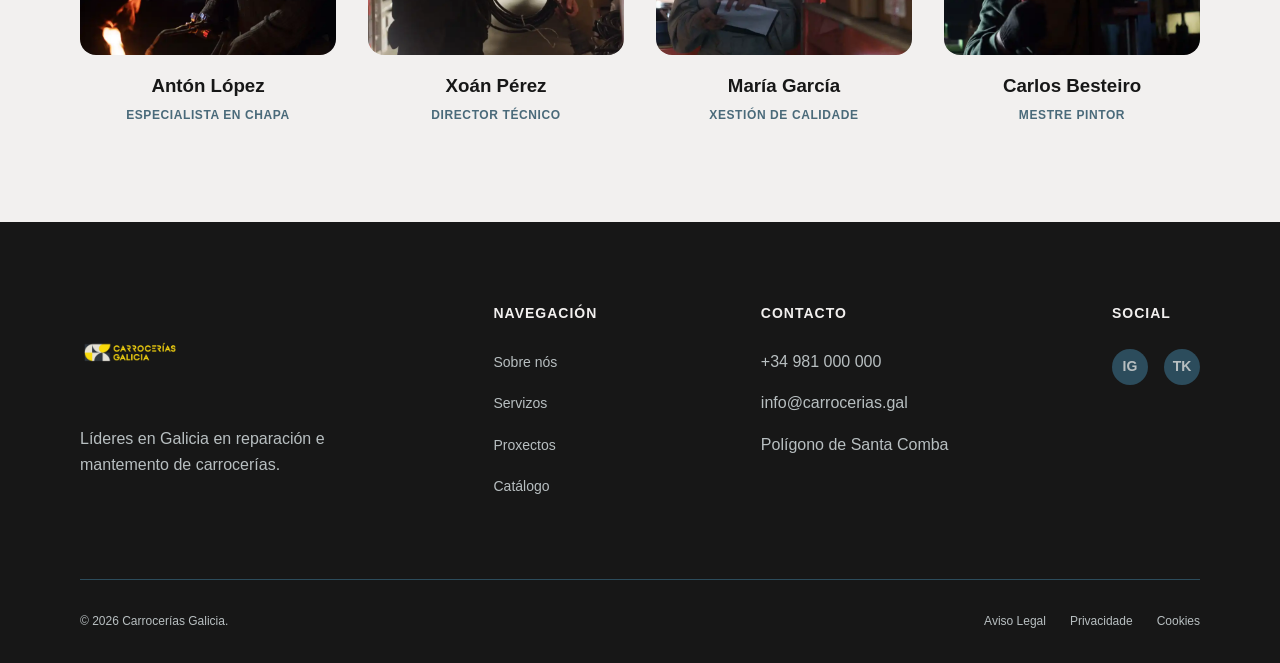
<file: sobre-nos.html>
<!DOCTYPE html>
<html lang="gl">

<head>
    <meta charset="UTF-8">
    <meta name="viewport" content="width=device-width, initial-scale=1.0">
    <title>Sobre nós</title>
    <meta name="description" content="Coñece a Carrocerías Galicia: a nosa historia, 
        equipo e valores na reparación e fabricación de carrocerías para vehículos.">
    <link rel="stylesheet" href="css/style.css">
</head>

<body>

    <header>
        <nav>
            <input type="checkbox" id="menu-toggle" class="menu-toggle" aria-label="Abrir menú de navegación">
            <label for="menu-toggle" class="menu-toggle-label">
                <span class="sr-only">Menú</span>
                <span></span>
                <span></span>
                <span></span>
            </label>
            <a href="index.html" class="logo">
                <img src="img/01-logo.webp" alt="Carrocerías Galicia">
            </a>
            <ul>
                <li><a href="index.html">Inicio</a></li>
                <li><a href="sobre-nos.html">Sobre nós</a></li>
                <li><a href="servizos.html">Servizos</a></li>
                <li><a href="proxectos.html">Proxectos</a></li>
                <li><a href="catalogo.html">Catálogo</a></li>
            </ul>
            <a href="contacto.html" class="btn-primary">Solicitar orzamento</a>
        </nav>
    </header>

    <main>

        <section class="page-header">
            <h1>Sobre nós</h1>
            <p>Máis de 20 anos de excelencia na reparación e <br>
                fabricación de carrocerías en toda Galicia.</p>
        </section>

        <section class="about-story">
            <div class="about-story-grid">
                <div class="about-story-content">
                    <h2>A nosa historia e misión</h2>
                    <p>Fundada en 2005, Carrocerías Galicia naceu co obxectivo <br>
                        de ofrecer un servizo técnico especializado e de proximidade <br>
                        no sector do automóbil. Comezamos como un pequeno taller <br>
                        familiar e hoxe somos unha referencia na comunidade.</p>
                    <p>A nosa misión é garantir a seguridade e satisfacción <br>
                        de cada cliente a través de procesos de traballo <br>
                        rigorosos e o uso de tecnoloxía de vangarda <br>
                        en cada reparación ou fabricación.</p>
                    <div class="stats-row">
                        <div class="stat-card">
                            <span class="number">20+</span>
                            <span class="label">Anos de experiencia</span>
                        </div>
                        <div class="stat-card">
                            <span class="number">5000+</span>
                            <span class="label">Proxectos realizados</span>
                        </div>
                    </div>
                </div>
                <div class="about-story-image" style="background-image: url('img/08-sobre-nos.webp');"></div>
            </div>
        </section>

        <section class="team-section">
            <h2>O noso equipo</h2>
            <p>Contamos con profesionais altamente <br> cualificados en constante formación.</p>
            <div class="team-grid">
                <div class="team-member">
                    <div class="team-member-image" style="background-image: url('img/09-sobre-nos.webp');"></div>
                    <h3>Antón López</h3>
                    <span class="role">Especialista en chapa</span>
                </div>
                <div class="team-member">
                    <div class="team-member-image" style="background-image: url('img/10-sobre-nos.webp');"></div>
                    <h3>Xoán Pérez</h3>
                    <span class="role">Director técnico</span>
                </div>
                <div class="team-member">
                    <div class="team-member-image" style="background-image: url('img/11-sobre-nos.webp');"></div>
                    <h3>María García</h3>
                    <span class="role">Xestión de calidade</span>
                </div>
                <div class="team-member">
                    <div class="team-member-image" style="background-image: url('img/12-sobre-nos.webp');"></div>
                    <h3>Carlos Besteiro</h3>
                    <span class="role">Mestre pintor</span>
                </div>
            </div>
        </section>

    </main>

    <footer>
        <div class="footer-container">
            <div class="footer-col">
                <img src="img/02-logo-amarelo.webp" alt="Carrocerías" class="footer-logo" width="100" height="50">
                <p>Líderes en Galicia en reparación
                    e mantemento de carrocerías.</p>
            </div>
            <div class="footer-col">
                <h4>NAVEGACIÓN</h4>
                <ul>
                    <li><a href="sobre-nos.html">Sobre nós</a></li>
                    <li><a href="servizos.html">Servizos</a></li>
                    <li><a href="proxectos.html">Proxectos</a></li>
                    <li><a href="catalogo.html">Catálogo</a></li>
                </ul>
            </div>
            <div class="footer-col">
                <h4>CONTACTO</h4>
                <ul>
                    <li>+34 981 000 000</li>
                    <li>info@carrocerias.gal</li>
                    <li>Polígono de Santa Comba</li>
                </ul>
            </div>
            <div class="footer-col">
                <h4>SOCIAL</h4>
                <div class="social-icons">
                    <a href="#" class="social-circle">IG</a>
                    <a href="#" class="social-circle">TK</a>
                </div>
            </div>
        </div>
        <div class="footer-bottom">
            <p>&copy; 2026 Carrocerías Galicia.</p>
            <div class="legal-links">
                <a href="termos-legais-aviso-legal.html">Aviso Legal</a>
                <a href="termos-legais-privacidade.html">Privacidade</a>
                <a href="termos-legais-cookies.html">Cookies</a>
            </div>
        </div>
    </footer>

    <script src="js/script.js"></script>
</body>

</html>
</file>
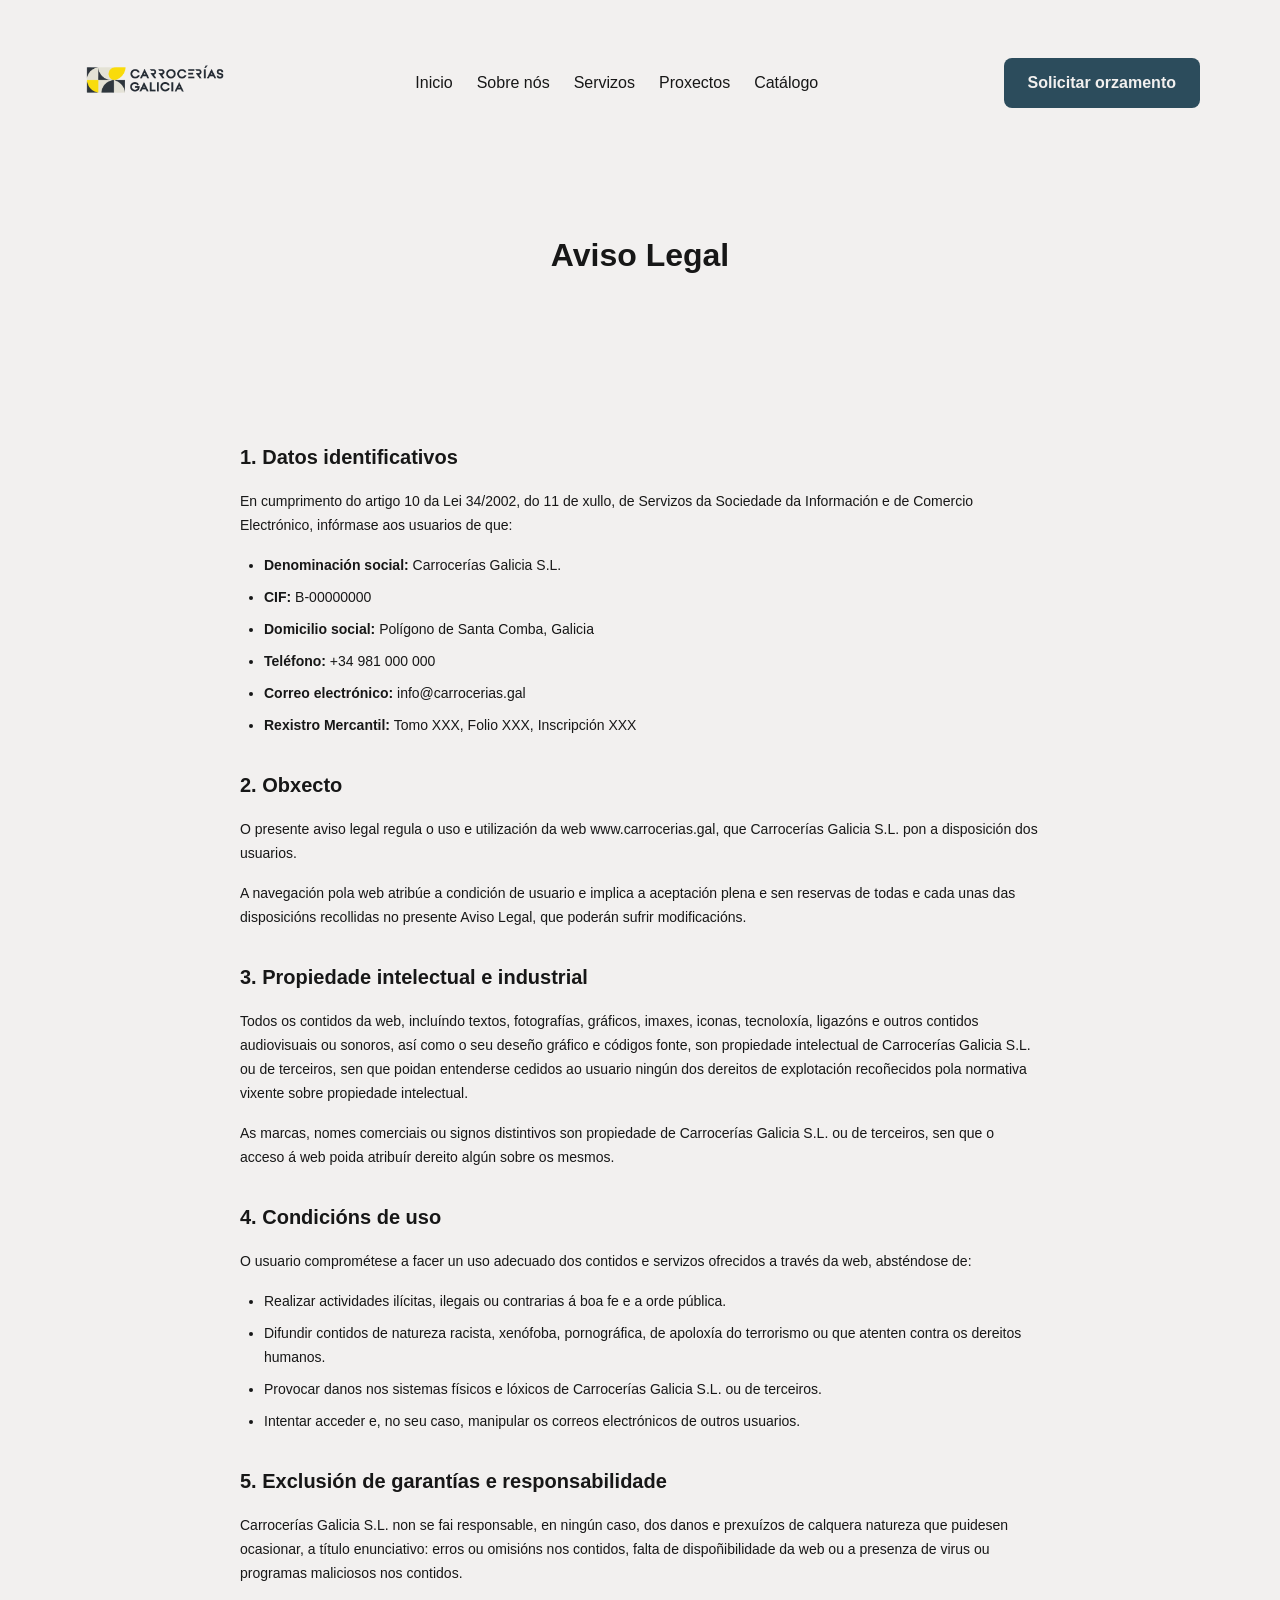
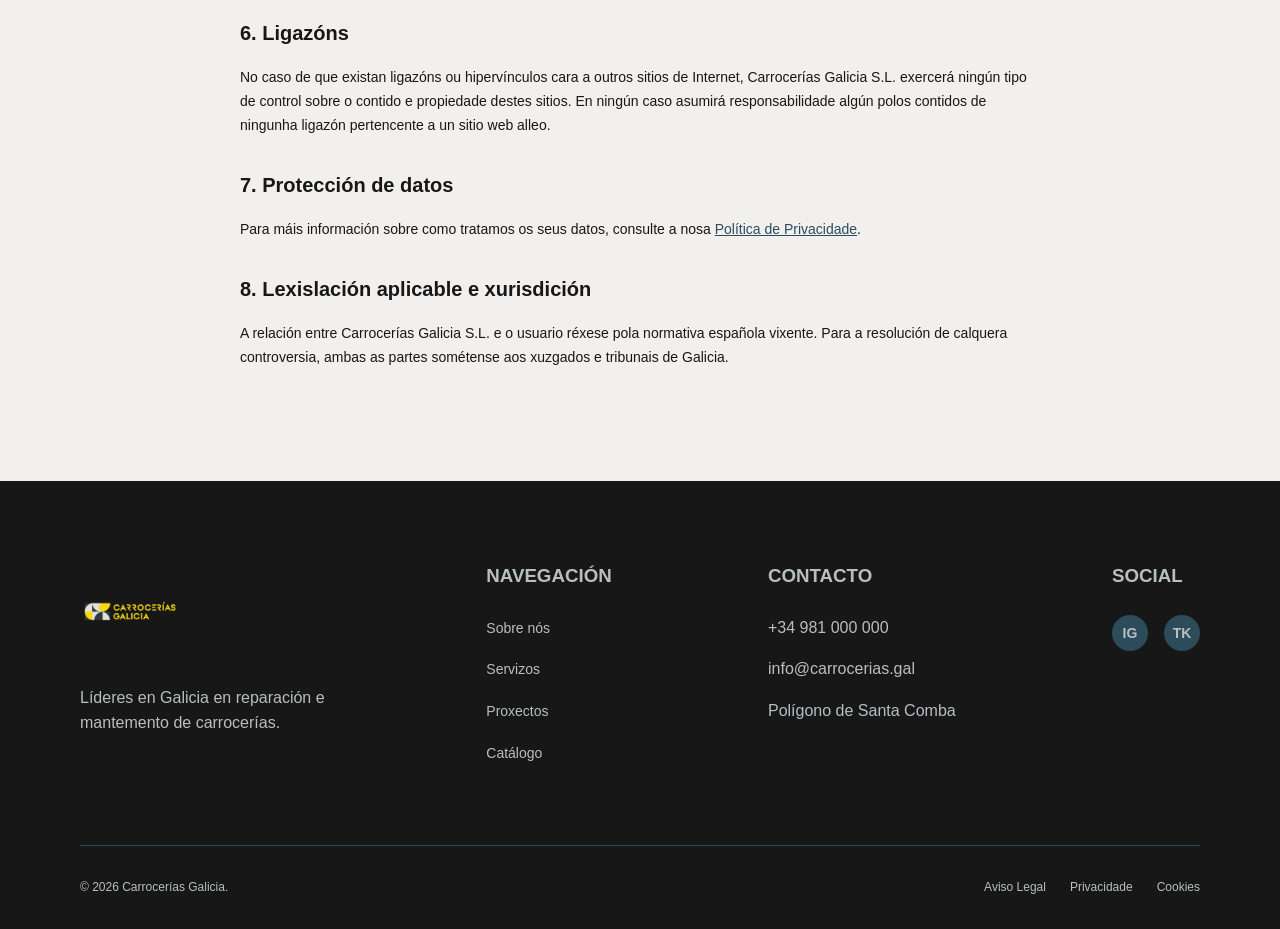
<file: termos-legais-aviso-legal.html>
<!DOCTYPE html>
<html lang="gl">

<head>
    <meta charset="UTF-8">
    <meta name="viewport" content="width=device-width, initial-scale=1.0">
    <title>Aviso Legal</title>
    <meta name="description" content="Aviso legal de Carrocerías Galicia. 
        Información legal e condicións de uso do sitio web.">
    <link rel="stylesheet" href="css/style.css">
</head>

<body>

    <header>
        <nav>
            <input type="checkbox" id="menu-toggle" class="menu-toggle" aria-label="Abrir menú de navegación">
            <label for="menu-toggle" class="menu-toggle-label">
                <span class="sr-only">Menú</span>
                <span></span>
                <span></span>
                <span></span>
            </label>
            <a href="index.html" class="logo">
                <img src="img/01-logo.webp" alt="Carrocerías Galicia">
            </a>
            <ul>
                <li><a href="index.html">Inicio</a></li>
                <li><a href="sobre-nos.html">Sobre nós</a></li>
                <li><a href="servizos.html">Servizos</a></li>
                <li><a href="proxectos.html">Proxectos</a></li>
                <li><a href="catalogo.html">Catálogo</a></li>
            </ul>
            <a href="contacto.html" class="btn-primary">Solicitar orzamento</a>
        </nav>
    </header>

    <main>

        <section class="page-header">
            <h1>Aviso Legal</h1>
        </section>

        <section class="legal-content">
            <div class="legal-content-inner">

                <h2>1. Datos identificativos</h2>
                <p>En cumprimento do artigo 10 da Lei 34/2002, do 11 de xullo,
                    de Servizos da Sociedade da Información e de
                    Comercio Electrónico, infórmase aos usuarios de que:</p>
                <ul>
                    <li><strong>Denominación social:</strong> Carrocerías Galicia S.L.</li>
                    <li><strong>CIF:</strong> B-00000000</li>
                    <li><strong>Domicilio social:</strong> Polígono de Santa Comba, Galicia</li>
                    <li><strong>Teléfono:</strong> +34 981 000 000</li>
                    <li><strong>Correo electrónico:</strong> info@carrocerias.gal</li>
                    <li><strong> Rexistro Mercantil:</strong> Tomo XXX, Folio XXX, Inscripción XXX</li>
                </ul>

                <h2>2. Obxecto</h2>
                <p>O presente aviso legal regula o uso e utilización da web www.carrocerias.gal,
                    que Carrocerías Galicia S.L. pon a disposición dos usuarios.</p>
                <p>A navegación pola web atribúe a condición de usuario e implica
                    a aceptación plena e sen reservas de todas e cada unas das disposicións
                    recollidas no presente Aviso Legal, que poderán sufrir modificacións.</p>

                <h2>3. Propiedade intelectual e industrial</h2>
                <p>Todos os contidos da web, incluíndo textos, fotografías, gráficos, imaxes,
                    iconas, tecnoloxía, ligazóns e outros contidos audiovisuais ou sonoros,
                    así como o seu deseño gráfico e códigos fonte, son propiedade intelectual
                    de Carrocerías Galicia S.L. ou de terceiros, sen que poidan entenderse cedidos
                    ao usuario ningún dos dereitos de explotación recoñecidos pola normativa
                    vixente sobre propiedade intelectual.</p>
                <p>As marcas, nomes comerciais ou signos distintivos son propiedade de Carrocerías Galicia S.L.
                    ou de terceiros, sen que o acceso á web poida atribuír dereito algún sobre os mesmos.</p>

                <h2>4. Condicións de uso</h2>
                <p>O usuario comprométese a facer un uso adecuado dos contidos e
                    servizos ofrecidos a través da web, absténdose de:</p>
                <ul>
                    <li>Realizar actividades ilícitas, ilegais ou contrarias á boa fe e a orde pública.</li>
                    <li>Difundir contidos de natureza racista, xenófoba, pornográfica, de apoloxía do terrorismo ou que
                        atenten contra os dereitos humanos.</li>
                    <li>Provocar danos nos sistemas físicos e lóxicos de Carrocerías Galicia S.L. ou de terceiros.</li>
                    <li>Intentar acceder e, no seu caso, manipular os correos electrónicos de outros usuarios.</li>
                </ul>

                <h2>5. Exclusión de garantías e responsabilidade</h2>
                <p>Carrocerías Galicia S.L. non se fai responsable, en ningún caso, dos danos e prexuízos de calquera
                    natureza que puidesen ocasionar, a título enunciativo: erros ou omisións nos contidos, falta de
                    dispoñibilidade da web ou a presenza de virus ou programas maliciosos nos contidos.</p>

                <h2>6. Ligazóns</h2>
                <p>No caso de que existan ligazóns ou hipervínculos cara a outros sitios de Internet, Carrocerías
                    Galicia S.L. exercerá ningún tipo de control sobre o contido e propiedade destes sitios. En ningún
                    caso asumirá responsabilidade algún polos contidos de ningunha ligazón pertencente a un sitio web
                    alleo.</p>

                <h2>7. Protección de datos</h2>
                <p>Para máis información sobre como tratamos os seus datos, consulte a nosa <a
                        href="termos-legais-privacidade.html"
                        style="color: #2C4C5C; text-decoration: underline;">Política de Privacidade</a>.</p>

                <h2>8. Lexislación aplicable e xurisdición</h2>
                <p>A relación entre Carrocerías Galicia S.L. e o usuario réxese pola normativa española vixente. Para a
                    resolución de calquera controversia, ambas as partes sométense aos xuzgados e tribunais de Galicia.
                </p>

            </div>
        </section>

    </main>

    <footer>
        <div class="footer-container">
            <div class="footer-col">
                <img src="img/02-logo-amarelo.webp" alt="Carrocerías" class="footer-logo" width="100" height="50">
                <p>Líderes en Galicia en reparación
                    e mantemento de carrocerías.</p>
            </div>
            <div class="footer-col">
                <h3>NAVEGACIÓN</h3>
                <ul>
                    <li><a href="sobre-nos.html">Sobre nós</a></li>
                    <li><a href="servizos.html">Servizos</a></li>
                    <li><a href="proxectos.html">Proxectos</a></li>
                    <li><a href="catalogo.html">Catálogo</a></li>
                </ul>
            </div>
            <div class="footer-col">
                <h3>CONTACTO</h3>
                <ul>
                    <li>+34 981 000 000</li>
                    <li>info@carrocerias.gal</li>
                    <li>Polígono de Santa Comba</li>
                </ul>
            </div>
            <div class="footer-col">
                <h3>SOCIAL</h3>
                <div class="social-icons">
                    <a href="#" class="social-circle">IG</a>
                    <a href="#" class="social-circle">TK</a>
                </div>
            </div>
        </div>
        <div class="footer-bottom">
            <p>&copy; 2026 Carrocerías Galicia.</p>
            <div class="legal-links">
                <a href="termos-legais-aviso-legal.html">Aviso Legal</a>
                <a href="termos-legais-privacidade.html">Privacidade</a>
                <a href="termos-legais-cookies.html">Cookies</a>
            </div>
        </div>
    </footer>

    <script src="js/script.js"></script>
</body>

</html>
</file>
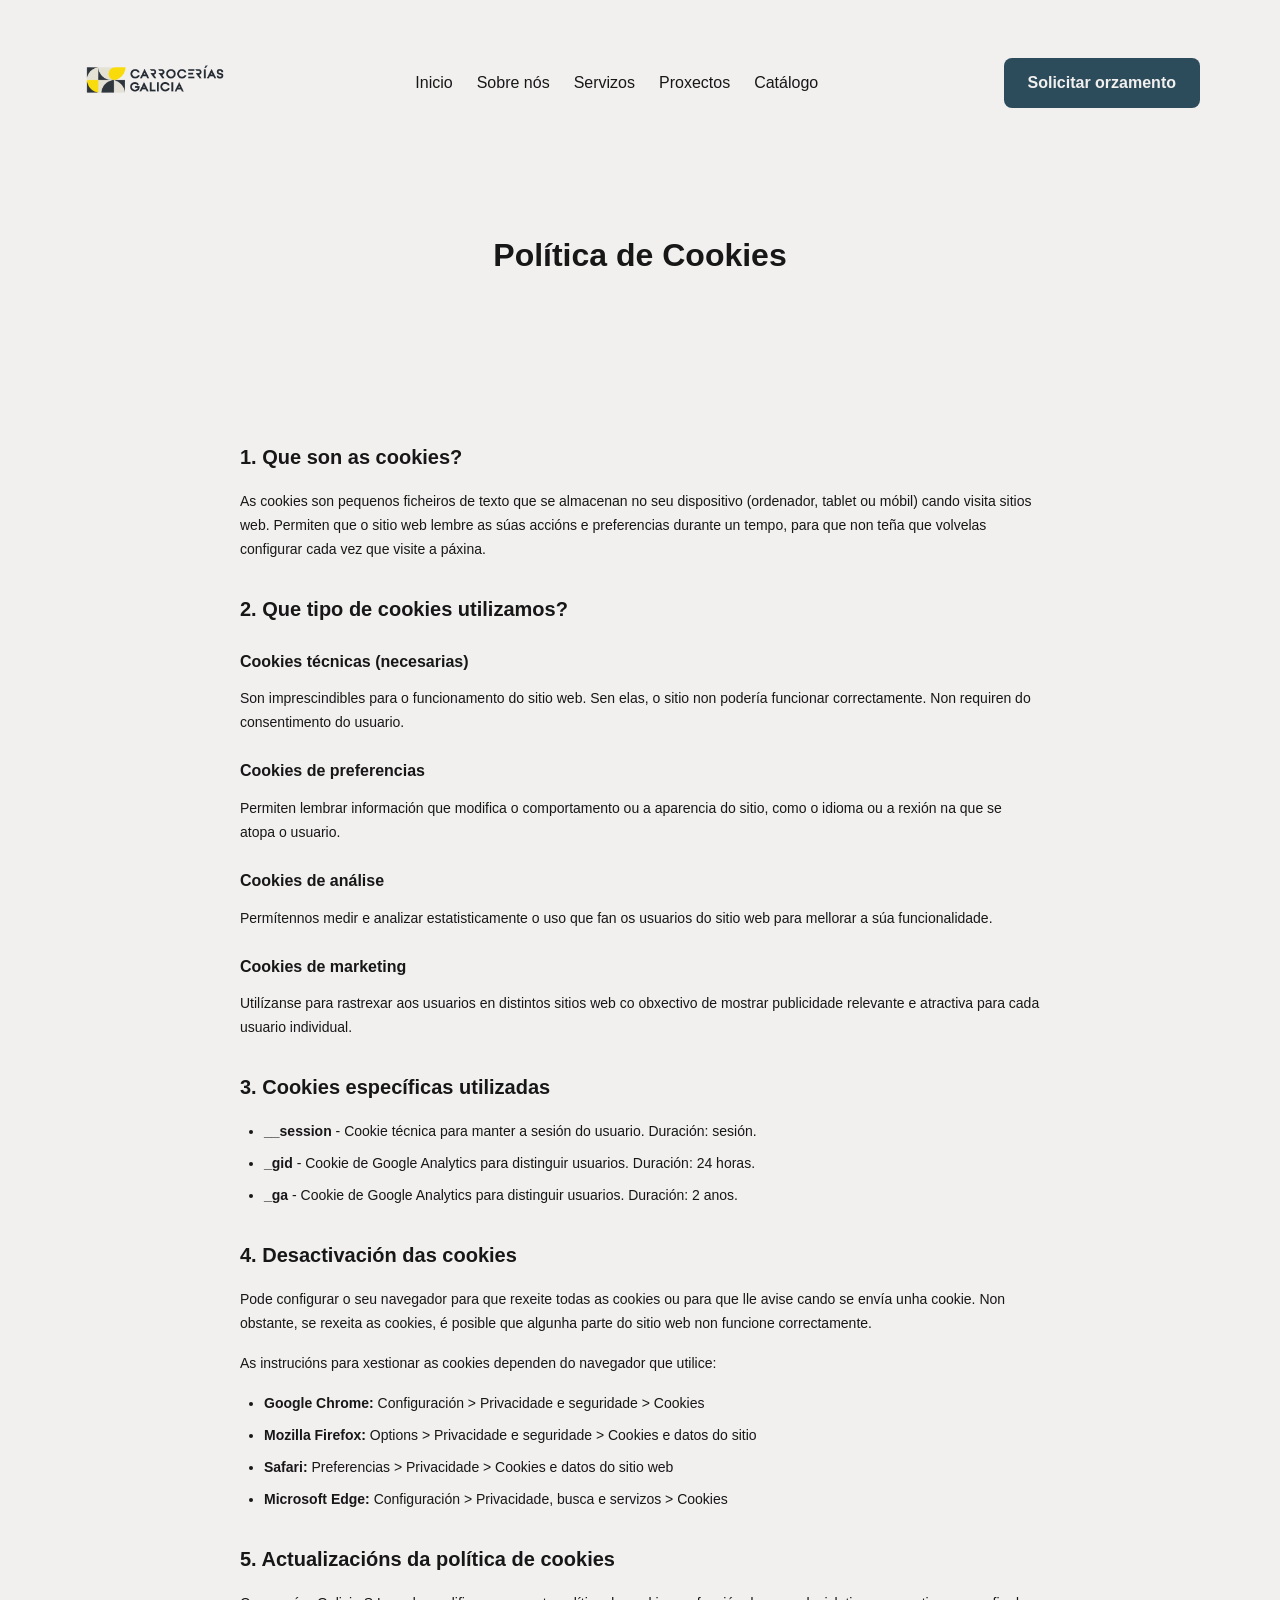
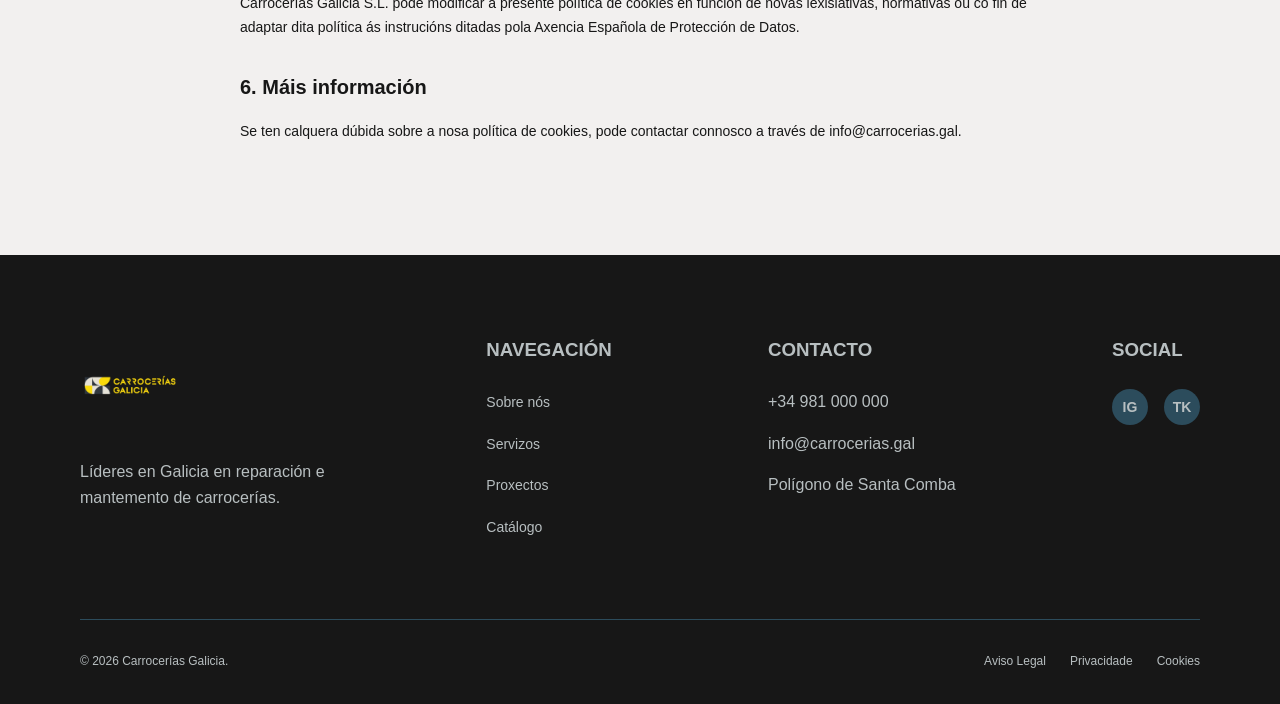
<file: termos-legais-cookies.html>
<!DOCTYPE html>
<html lang="gl">

<head>
    <meta charset="UTF-8">
    <meta name="viewport" content="width=device-width, initial-scale=1.0">
    <title>Cookies</title>
    <meta name="description" content="Política de cookies de Carrocerías Galicia. 
        Información sobre o uso de cookies no sitio web.">
    <link rel="stylesheet" href="css/style.css">
</head>

<body>

    <header>
        <nav>
            <input type="checkbox" id="menu-toggle" class="menu-toggle" aria-label="Abrir menú de navegación">
            <label for="menu-toggle" class="menu-toggle-label">
                <span class="sr-only">Menú</span>
                <span></span>
                <span></span>
                <span></span>
            </label>
            <a href="index.html" class="logo">
                <img src="img/01-logo.webp" alt="Carrocerías Galicia">
            </a>
            <ul>
                <li><a href="index.html">Inicio</a></li>
                <li><a href="sobre-nos.html">Sobre nós</a></li>
                <li><a href="servizos.html">Servizos</a></li>
                <li><a href="proxectos.html">Proxectos</a></li>
                <li><a href="catalogo.html">Catálogo</a></li>
            </ul>
            <a href="contacto.html" class="btn-primary">Solicitar orzamento</a>
        </nav>
    </header>

    <main>

        <section class="page-header">
            <h1>Política de Cookies</h1>
        </section>

        <section class="legal-content">
            <div class="legal-content-inner">

                <h2>1. Que son as cookies?</h2>
                <p>As cookies son pequenos ficheiros de texto que se almacenan no seu dispositivo (ordenador, tablet ou
                    móbil) cando visita sitios web. Permiten que o sitio web lembre as súas accións e preferencias
                    durante un tempo, para que non teña que volvelas configurar cada vez que visite a páxina.</p>

                <h2>2. Que tipo de cookies utilizamos?</h2>

                <h3>Cookies técnicas (necesarias)</h3>
                <p>Son imprescindibles para o funcionamento do sitio web. Sen elas, o sitio non podería funcionar
                    correctamente. Non requiren do consentimento do usuario.</p>

                <h3>Cookies de preferencias</h3>
                <p>Permiten lembrar información que modifica o comportamento ou a aparencia do sitio, como o idioma ou a
                    rexión na que se atopa o usuario.</p>

                <h3>Cookies de análise</h3>
                <p>Permítennos medir e analizar estatisticamente o uso que fan os usuarios do sitio web para mellorar a
                    súa funcionalidade.</p>

                <h3>Cookies de marketing</h3>
                <p>Utilízanse para rastrexar aos usuarios en distintos sitios web co obxectivo de mostrar publicidade
                    relevante e atractiva para cada usuario individual.</p>

                <h2>3. Cookies específicas utilizadas</h2>
                <ul>
                    <li><strong>__session</strong> - Cookie técnica para manter a sesión do usuario. Duración: sesión.
                    </li>
                    <li><strong>_gid</strong> - Cookie de Google Analytics para distinguir usuarios. Duración: 24 horas.
                    </li>
                    <li><strong>_ga</strong> - Cookie de Google Analytics para distinguir usuarios. Duración: 2 anos.
                    </li>
                </ul>

                <h2>4. Desactivación das cookies</h2>
                <p>Pode configurar o seu navegador para que rexeite todas as cookies ou para que lle avise cando se
                    envía unha cookie. Non obstante, se rexeita as cookies, é posible que algunha parte do sitio web non
                    funcione correctamente.</p>

                <p>As instrucións para xestionar as cookies dependen do navegador que utilice:</p>
                <ul>
                    <li><strong>Google Chrome:</strong> Configuración > Privacidade e seguridade > Cookies</li>
                    <li><strong>Mozilla Firefox:</strong> Options > Privacidade e seguridade > Cookies e datos do sitio
                    </li>
                    <li><strong>Safari:</strong> Preferencias > Privacidade > Cookies e datos do sitio web</li>
                    <li><strong>Microsoft Edge:</strong> Configuración > Privacidade, busca e servizos > Cookies</li>
                </ul>

                <h2>5. Actualizacións da política de cookies</h2>
                <p>Carrocerías Galicia S.L. pode modificar a presente política de cookies en función de novas
                    lexislativas, normativas ou co fin de adaptar dita política ás instrucións ditadas pola Axencia
                    Española de Protección de Datos.</p>

                <h2>6. Máis información</h2>
                <p>Se ten calquera dúbida sobre a nosa política de cookies, pode contactar connosco a través de
                    info@carrocerias.gal.</p>

            </div>
        </section>

    </main>

    <footer>
        <div class="footer-container">
            <div class="footer-col">
                <img src="img/02-logo-amarelo.webp" alt="Carrocerías" class="footer-logo" width="100" height="50">
                <p>Líderes en Galicia en reparación
                    e mantemento de carrocerías.</p>
            </div>
            <div class="footer-col">
                <h3>NAVEGACIÓN</h3>
                <ul>
                    <li><a href="sobre-nos.html">Sobre nós</a></li>
                    <li><a href="servizos.html">Servizos</a></li>
                    <li><a href="proxectos.html">Proxectos</a></li>
                    <li><a href="catalogo.html">Catálogo</a></li>
                </ul>
            </div>
            <div class="footer-col">
                <h3>CONTACTO</h3>
                <ul>
                    <li>+34 981 000 000</li>
                    <li>info@carrocerias.gal</li>
                    <li>Polígono de Santa Comba</li>
                </ul>
            </div>
            <div class="footer-col">
                <h3>SOCIAL</h3>
                <div class="social-icons">
                    <a href="#" class="social-circle">IG</a>
                    <a href="#" class="social-circle">TK</a>
                </div>
            </div>
        </div>
        <div class="footer-bottom">
            <p>&copy; 2026 Carrocerías Galicia.</p>
            <div class="legal-links">
                <a href="termos-legais-aviso-legal.html">Aviso Legal</a>
                <a href="termos-legais-privacidade.html">Privacidade</a>
                <a href="termos-legais-cookies.html">Cookies</a>
            </div>
        </div>
    </footer>

    <script src="js/script.js"></script>
</body>

</html>
</file>
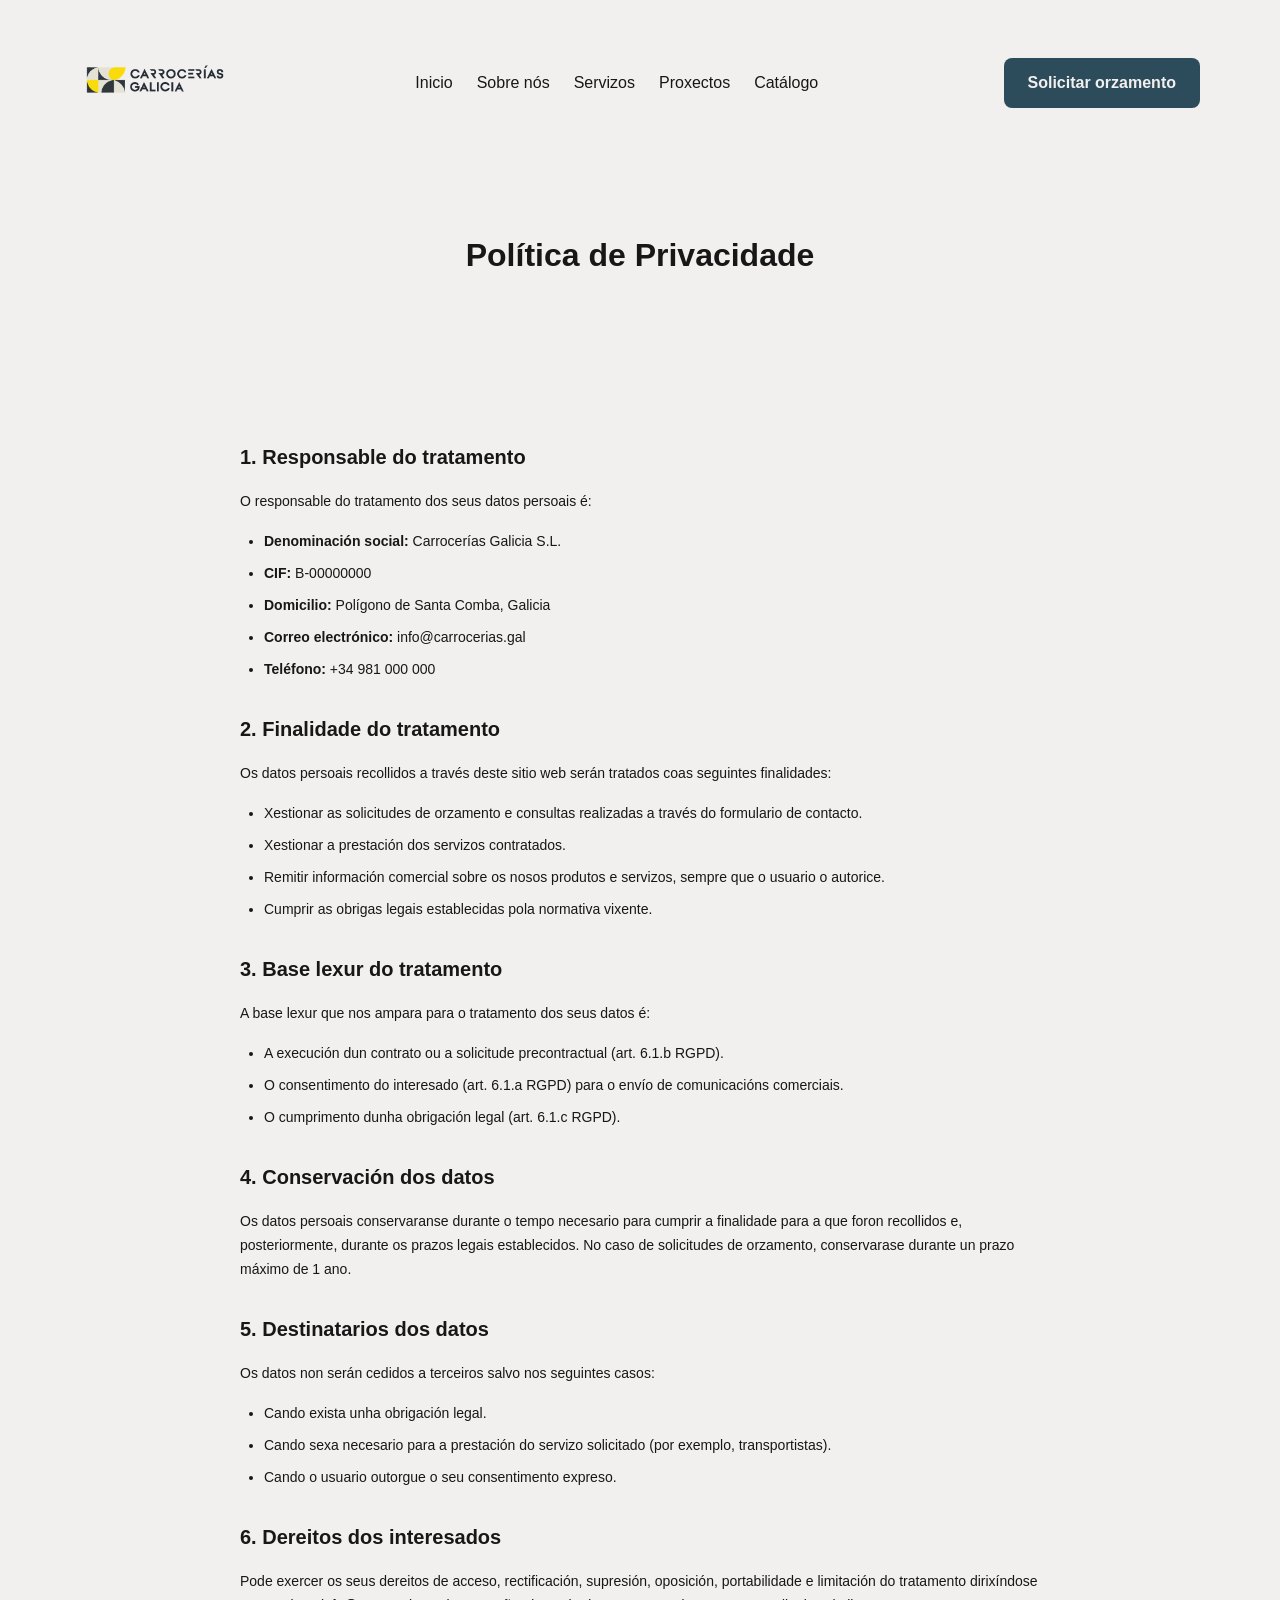
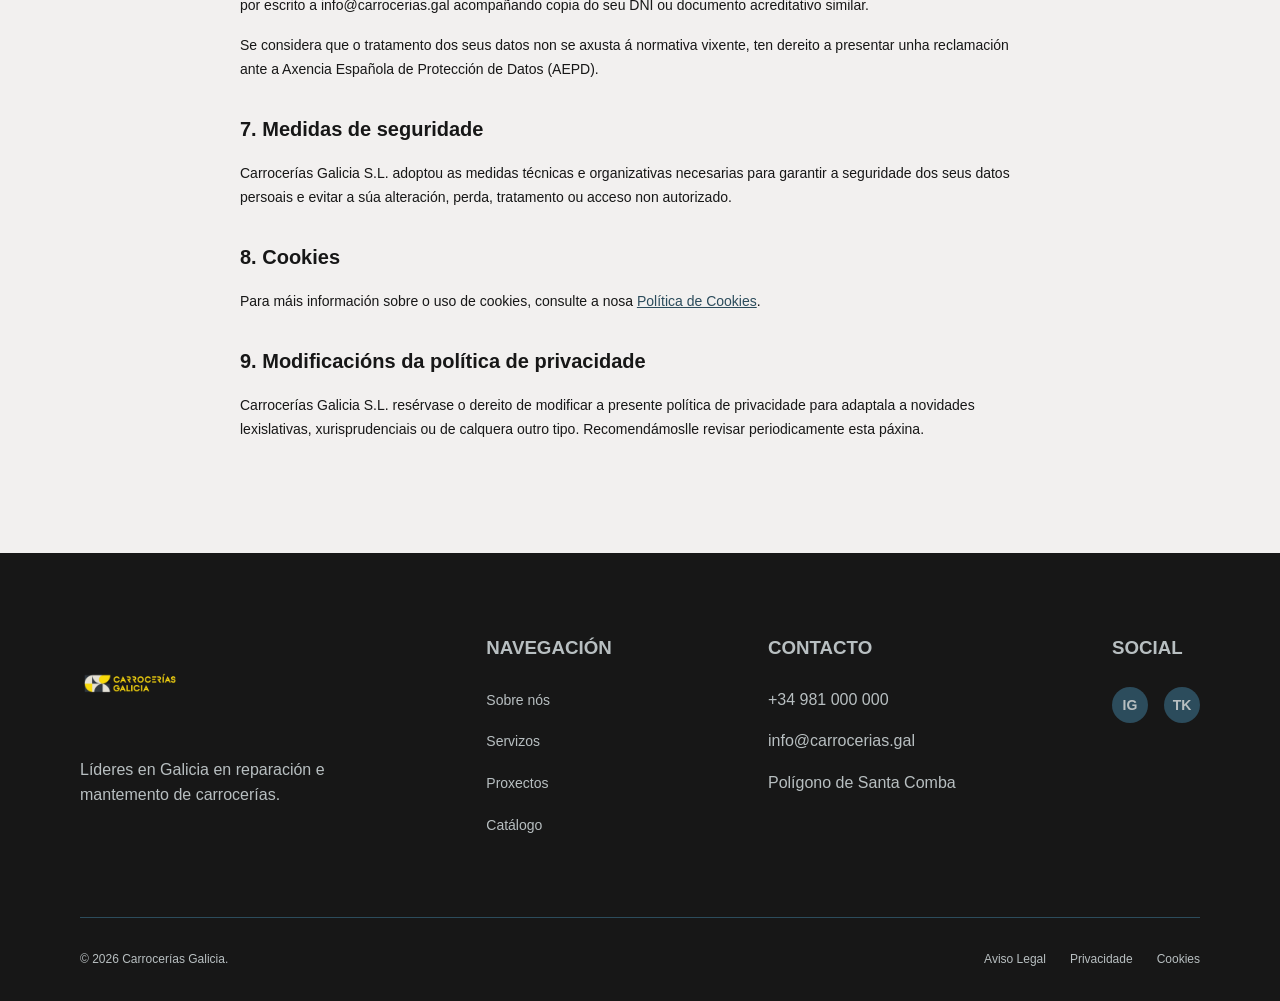
<file: termos-legais-privacidade.html>
<!DOCTYPE html>
<html lang="gl">

<head>
    <meta charset="UTF-8">
    <meta name="viewport" content="width=device-width, initial-scale=1.0">
    <title>Privacidade</title>
    <meta name="description" content="Política de privacidade de Carrocerías Galicia. 
        Información sobre o tratamento de datos persoais.">
    <link rel="stylesheet" href="css/style.css">
</head>

<body>

    <header>
        <nav>
            <input type="checkbox" id="menu-toggle" class="menu-toggle" aria-label="Abrir menú de navegación">
            <label for="menu-toggle" class="menu-toggle-label">
                <span class="sr-only">Menú</span>
                <span></span>
                <span></span>
                <span></span>
            </label>
            <a href="index.html" class="logo">
                <img src="img/01-logo.webp" alt="Carrocerías Galicia">
            </a>
            <ul>
                <li><a href="index.html">Inicio</a></li>
                <li><a href="sobre-nos.html">Sobre nós</a></li>
                <li><a href="servizos.html">Servizos</a></li>
                <li><a href="proxectos.html">Proxectos</a></li>
                <li><a href="catalogo.html">Catálogo</a></li>
            </ul>
            <a href="contacto.html" class="btn-primary">Solicitar orzamento</a>
        </nav>
    </header>

    <main>

        <section class="page-header">
            <h1>Política de Privacidade</h1>
        </section>

        <section class="legal-content">
            <div class="legal-content-inner">

                <h2>1. Responsable do tratamento</h2>
                <p>O responsable do tratamento dos seus datos persoais é:</p>
                <ul>
                    <li><strong>Denominación social:</strong> Carrocerías Galicia S.L.</li>
                    <li><strong>CIF:</strong> B-00000000</li>
                    <li><strong>Domicilio:</strong> Polígono de Santa Comba, Galicia</li>
                    <li><strong>Correo electrónico:</strong> info@carrocerias.gal</li>
                    <li><strong>Teléfono:</strong> +34 981 000 000</li>
                </ul>

                <h2>2. Finalidade do tratamento</h2>
                <p>Os datos persoais recollidos a través deste sitio web serán tratados coas seguintes finalidades:</p>
                <ul>
                    <li>Xestionar as solicitudes de orzamento e consultas realizadas a través do formulario de contacto.
                    </li>
                    <li>Xestionar a prestación dos servizos contratados.</li>
                    <li>Remitir información comercial sobre os nosos produtos e servizos, sempre que o usuario o
                        autorice.</li>
                    <li>Cumprir as obrigas legais establecidas pola normativa vixente.</li>
                </ul>

                <h2>3. Base lexur do tratamento</h2>
                <p>A base lexur que nos ampara para o tratamento dos seus datos é:</p>
                <ul>
                    <li>A execución dun contrato ou a solicitude precontractual (art. 6.1.b RGPD).</li>
                    <li>O consentimento do interesado (art. 6.1.a RGPD) para o envío de comunicacións comerciais.</li>
                    <li>O cumprimento dunha obrigación legal (art. 6.1.c RGPD).</li>
                </ul>

                <h2>4. Conservación dos datos</h2>
                <p>Os datos persoais conservaranse durante o tempo necesario para cumprir a finalidade
                    para a que foron recollidos e, posteriormente, durante os prazos legais establecidos.
                    No caso de solicitudes de orzamento, conservarase durante un prazo máximo de 1 ano.</p>

                <h2>5. Destinatarios dos datos</h2>
                <p>Os datos non serán cedidos a terceiros salvo nos seguintes casos:</p>
                <ul>
                    <li>Cando exista unha obrigación legal.</li>
                    <li>Cando sexa necesario para a prestación do servizo solicitado (por exemplo, transportistas).</li>
                    <li>Cando o usuario outorgue o seu consentimento expreso.</li>
                </ul>

                <h2>6. Dereitos dos interesados</h2>
                <p>Pode exercer os seus dereitos de acceso, rectificación, supresión, oposición, portabilidade e
                    limitación do tratamento dirixíndose por escrito a info@carrocerias.gal acompañando copia do seu DNI
                    ou documento acreditativo similar.</p>
                <p>Se considera que o tratamento dos seus datos non se axusta á normativa vixente, ten dereito a
                    presentar unha reclamación ante a Axencia Española de Protección de Datos (AEPD).</p>

                <h2>7. Medidas de seguridade</h2>
                <p>Carrocerías Galicia S.L. adoptou as medidas técnicas e organizativas
                    necesarias para garantir a seguridade dos seus datos persoais e
                    evitar a súa alteración, perda, tratamento ou acceso non autorizado.</p>

                <h2>8. Cookies</h2>
                <p>Para máis información sobre o uso de cookies, consulte a nosa <a href="termos-legais-cookies.html"
                        style="color: #2C4C5C; text-decoration: underline;">Política de Cookies</a>.</p>

                <h2>9. Modificacións da política de privacidade</h2>
                <p>Carrocerías Galicia S.L. resérvase o dereito de modificar a presente política de privacidade para
                    adaptala a novidades lexislativas, xurisprudenciais ou de calquera outro tipo. Recomendámoslle
                    revisar periodicamente esta páxina.</p>

            </div>
        </section>

    </main>

    <footer>
        <div class="footer-container">
            <div class="footer-col">
                <img src="img/02-logo-amarelo.webp" alt="Carrocerías" class="footer-logo" width="100" height="50">
                <p>Líderes en Galicia en reparación
                    e mantemento de carrocerías.</p>
            </div>
            <div class="footer-col">
                <h3>NAVEGACIÓN</h3>
                <ul>
                    <li><a href="sobre-nos.html">Sobre nós</a></li>
                    <li><a href="servizos.html">Servizos</a></li>
                    <li><a href="proxectos.html">Proxectos</a></li>
                    <li><a href="catalogo.html">Catálogo</a></li>
                </ul>
            </div>
            <div class="footer-col">
                <h3>CONTACTO</h3>
                <ul>
                    <li>+34 981 000 000</li>
                    <li>info@carrocerias.gal</li>
                    <li>Polígono de Santa Comba</li>
                </ul>
            </div>
            <div class="footer-col">
                <h3>SOCIAL</h3>
                <div class="social-icons">
                    <a href="#" class="social-circle">IG</a>
                    <a href="#" class="social-circle">TK</a>
                </div>
            </div>
        </div>
        <div class="footer-bottom">
            <p>&copy; 2026 Carrocerías Galicia.</p>
            <div class="legal-links">
                <a href="termos-legais-aviso-legal.html">Aviso Legal</a>
                <a href="termos-legais-privacidade.html">Privacidade</a>
                <a href="termos-legais-cookies.html">Cookies</a>
            </div>
        </div>
    </footer>

    <script src="js/script.js"></script>
</body>

</html>
</file>
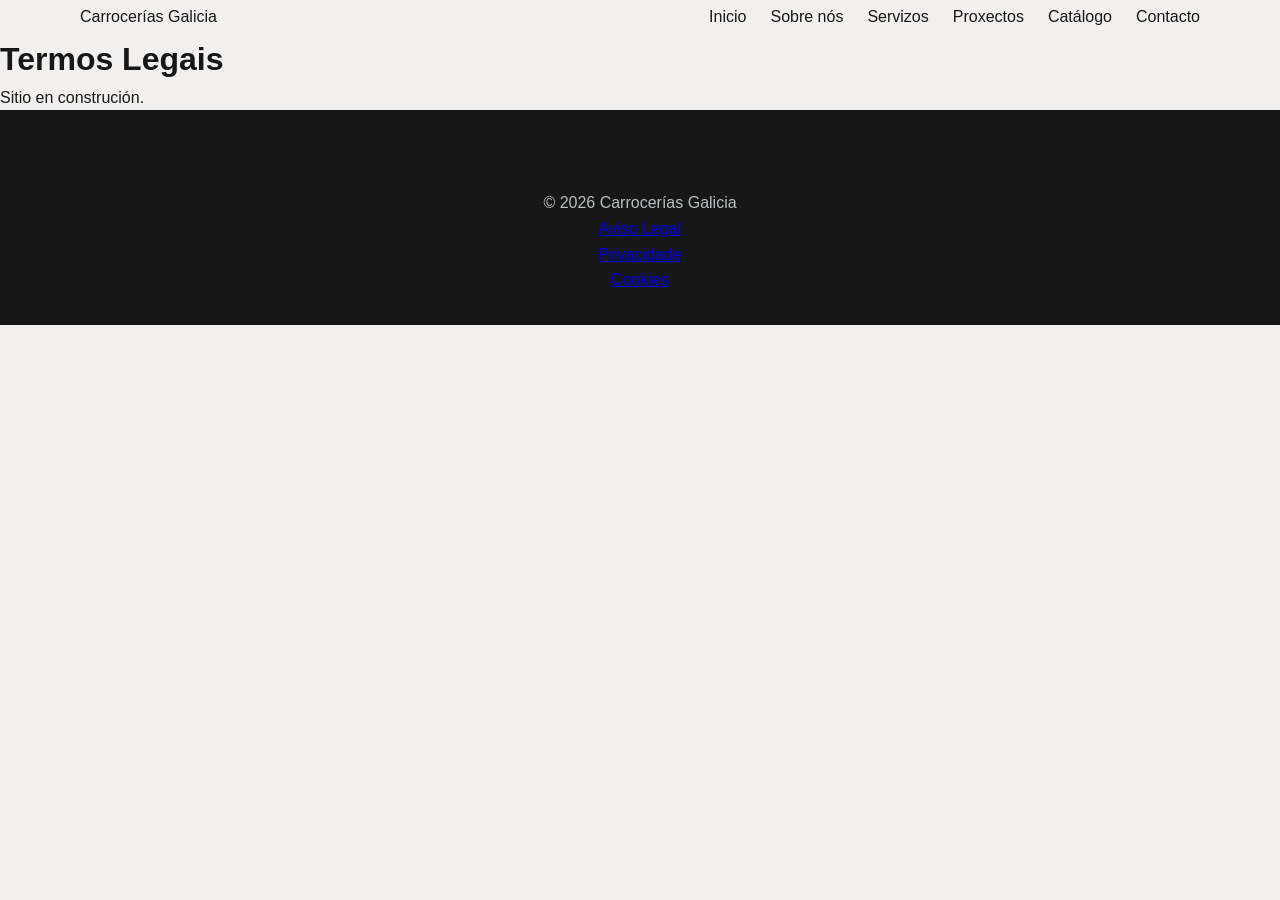
<file: termos-legais.html>
<!DOCTYPE html>
<html lang="gl">
<head>
    <meta charset="UTF-8">
    <meta name="viewport" content="width=device-width, initial-scale=1.0">
    <title>Termos Legais</title>
    <link rel="stylesheet" href="css/style.css">
</head>
<body>

<!-- cabeceira e menú principal -->
    <header>
        <nav>
            <a href="index.html" class="logo">Carrocerías Galicia</a>
            <ul>
                <li><a href="index.html">Inicio</a></li>
                <li><a href="sobre-nos.html">Sobre nós</a></li>
                <li><a href="servizos.html">Servizos</a></li>
                <li><a href="proxectos.html">Proxectos</a></li>
                <li><a href="catalogo.html">Catálogo</a></li>
                <li><a href="contacto.html">Contacto</a></li>
            </ul>
        </nav>
    </header>

<!-- contido principal -->
 <main>
        <h1>Termos Legais</h1>
        <p>Sitio en construción.</p>
    </main>

    <!-- pé de páxina con ligazón unificada-->
    <footer>
        <p>&copy; 2026 Carrocerías Galicia</p>
        <a href="termos-legais-aviso-legal.html">Aviso Legal</a>
        <a href="termos-legais.html">Privacidade</a>
        <a href="termos-legais.html">Cookies</a>
    </footer>
</body>
</html>
</file>
<file: css/style.css>
/* RESET BÁSICO */
*,
*::before,
*::after {
  box-sizing: border-box;
  margin: 0;
  padding: 0;
}

.sr-only {
  position: absolute;
  width: 1px;
  height: 1px;
  padding: 0;
  margin: -1px;
  overflow: hidden;
  clip: rect(0, 0, 0, 0);
  white-space: nowrap;
  border: 0;
}

/* CONFIGURACIÓN XERAL DO CORPO */
body {
  font-family: 'Inter', sans-serif;
  line-height: 1.6;
  color: #171717;
  background-color: #f2f0ef;
  min-height: 100vh;
  display: flex;
  flex-direction: column;
  overflow-x: hidden;
}

.container {
  max-width: 1280px;
  width: 100%;
  margin: 0 auto;
}

.center-text {
  text-align: center;
  display: flex;
  flex-direction: column;
  align-items: center;
}

/* CABECEIRA E NAVEGACIÓN */
header {
  background-color: #F2F0EF;
  width: 100%;
}

nav {
  max-width: 1440px;
  margin: 0 auto;
  padding: 4px 80px;
  display: flex;
  justify-content: space-between;
  align-items: center;
  position: relative;
}

nav a {
  color: #171717;
  text-decoration: none;
}

nav ul {
  display: flex;
  gap: 1.5rem;
  list-style: none;
}

.logo img {
  height: 150px;
  width: auto;
}

.nav-links {
  display: flex;
  gap: 32px;
  list-style: none;
}

.nav-links a {
  color: #171717;
  text-decoration: none;
  font-size: 16px;
  font-weight: 500;
}

.nav-links a.active {
  font-weight: 700;
  border-bottom: 2px solid #171717;
  padding-bottom: 4px;
}

.nav-active {
  font-weight: 700;
  border-bottom: 2px solid #171717;
  padding-bottom: 4px;
}

.btn-primary {
  background: #2C4C5C;
  color: #F2F0EF;
  padding: 12px 24px;
  font-size: 16px;
  font-weight: 700;
  border-radius: 8px;
  text-decoration: none;
}

/* SECCIÓN HERO */
.hero {
    position: relative;
    width: 100%;
    height: 596px;
    background: linear-gradient(rgba(44, 76, 92, 0.8), rgba(44, 76, 92, 0.8)), url('../img/03-inicio.webp') center/cover no-repeat;
    background-color: #2C4C5C;
    display: flex;
    align-items: center;
    justify-content: center;
    padding: 0 80px;
}

.hero-container {
    max-width: 1280px;
    width: 100%;
    display: flex;
    flex-direction: column;
    gap: 24px;
}

.hero h1 {
    color: #F2F0EF;
    font-size: 40px;
    font-weight: 700;
    line-height: 1.2;
    max-width: 768px;
}

.hero p {
    color: #F2F0EF;
    font-size: 16px;
    font-weight: 700;
    line-height: 28px;
    max-width: 672px;
    margin-bottom: 36px;
}

.hero-buttons {
    display: flex;
    gap: 16px;
}

.btn-yellow {
    background: #F3E308;
    color: #2C4C5C;
    padding: 16px 32px;
    font-size: 20px;
    font-weight: 800;
    border-radius: 8px;
    text-decoration: none;
    box-shadow: 0px 4px 6px -4px rgba(0, 0, 0, 0.1);
}

.btn-outline {
    background: transparent;
    color: #F2F0EF;
    padding: 16px 32px;
    font-size: 20px;
    font-weight: 700;
    border: 2px solid #F2F0EF;
    border-radius: 8px;
    text-decoration: none;
}

/* SECCIÓN SERVIZOS */
.services {
    background: #F2F0EF;
    padding: 96px 80px;
    display: flex;
    flex-direction: column;
    align-items: center;
    gap: 64px;
}

.services h2 {
    font-size: 24px;
    font-weight: 700;
    color: #171717;
    margin-bottom: 16px;
}

.services .subtitle {
    font-size: 16px;
    font-weight: 500;
    color: #171717;
    line-height: 28px;
    max-width: 672px;
}

.services-grid {
    display: flex;
    gap: 32px;
    justify-content: center;
}

.service-card {
    background: #F2F0EF;
    border: 1px solid #B8BFC1;
    border-radius: 16px;
    padding: 40px;
    width: 100%;
    max-width: 389px;
    display: flex;
    flex-direction: column;
    gap: 24px;
}

.icon-box {
    width: 64px;
    height: 64px;
    background: rgba(44, 76, 92, 0.1);
    border-radius: 12px;
    display: flex;
    align-items: center;
    justify-content: center;
}

.service-card h3 {
    font-size: 20px;
    font-weight: 600;
    color: #171717;
}

.service-card p {
    font-size: 16px;
    font-weight: 500;
    line-height: 24px;
    color: #171717;
    flex-grow: 1;
}

.link-more {
    color: #2C4C5C;
    font-size: 14px;
    font-weight: 700;
    text-decoration: none;
    display: flex;
    align-items: center;
    gap: 8px;
}

/* SECCIÓN CATÁLOGO */
.catalog {
    background: #F2F0EF;
    padding: 96px 80px;
    display: flex;
    flex-direction: column;
    align-items: center;
    gap: 64px;
}

.catalog-top {
    display: flex;
    justify-content: space-between;
    align-items: flex-end;
}

.catalog-header h2 {
    font-size: 24px;
    font-weight: 700;
    color: #171717;
    margin-bottom: 16px;
}

.catalog-header p {
    font-size: 16px;
    font-weight: 500;
    line-height: 28px;
    color: #171717;
    max-width: 576px;
}

.btn-dark {
    background: #2C4C5C;
    color: #F2F0EF;
    padding: 12px 32px;
    font-size: 20px;
    font-weight: 700;
    border-radius: 8px;
    text-decoration: none;
    box-shadow: 0px 4px 6px -1px rgba(0, 0, 0, 0.1);
}

.catalog-grid {
    display: flex;
    gap: 32px;
    justify-content: center;
}

.product-card {
    background: #F2F0EF;
    border: 1px solid #B8BFC1;
    border-radius: 16px;
    width: 284px;
    display: flex;
    flex-direction: column;
    overflow: hidden;
    box-shadow: 0px 2px 4px -1px rgba(0, 0, 0, 0.06);
}

.product-image {
    height: 200px;
    background-color: #B8BFC1;
    background-position: center;
    background-size: cover;
    position: relative;
}

.badge {
    position: absolute;
    top: 12px;
    right: 12px;
    padding: 4px 8px;
    border-radius: 9999px;
    font-size: 12px;
    font-weight: 700;
    color: #F2F0EF;
}

.badge-green { background: #2E7D32; }
.badge-red { background: #C62828; }

.product-info {
    padding: 24px;
    display: flex;
    flex-direction: column;
    gap: 8px;
}

.category {
    font-size: 12px;
    font-weight: 700;
    color: #4A6A7A;
    text-transform: uppercase;
    letter-spacing: 0.6px;
}

.product-info h4 {
    font-size: 16px;
    font-weight: 400;
    line-height: 28px;
    color: #171717;
}

.ref {
    font-size: 12px;
    font-weight: 400;
    color: #4A6A7A;
}

/* PÉ DE PÁXINA */
footer {
    background-color: #171717;
    color: #B8BFC1;
    padding: 80px 80px 32px;
    display: flex;
    flex-direction: column;
    align-items: center;
}

.footer-container {
    max-width: 1280px;
    width: 100%;
    display: flex;
    justify-content: space-between;
    gap: 32px;
    margin-bottom: 80px;
    flex-wrap: wrap;
}

.footer-col {
    display: flex;
    flex-direction: column;
    gap: 24px;
    max-width: 250px;
}

.footer-logo {
    height: 100px;
    width: auto;
    object-fit: contain;
    align-self: flex-start;
}

.footer-col h4 {
    color: #F2F0EF;
    font-size: 14px;
    font-weight: 700;
    letter-spacing: 1px;
}

.footer-col ul {
    list-style: none;
    display: flex;
    flex-direction: column;
    gap: 16px;
}

.footer-col a, .footer-col span {
    color: #B8BFC1;
    text-decoration: none;
    font-size: 14px;
}

.social-icons {
    display: flex;
    gap: 16px;
}

.social-circle {
    width: 36px;
    height: 36px;
    background: #2C4C5C;
    color: #F2F0EF;
    border-radius: 50%;
    display: flex;
    align-items: center;
    justify-content: center;
    text-decoration: none;
    font-size: 12px;
    font-weight: bold;
}

.footer-bottom {
    max-width: 1280px;
    width: 100%;
    display: flex;
    justify-content: space-between;
    align-items: center;
    padding-top: 32px;
    border-top: 1px solid #2C4C5C;
    font-size: 12px;
}

.legal-links {
    display: flex;
    gap: 24px;
}

.legal-links a {
    color: #B8BFC1;
    text-decoration: none;
}

/* ENCABEZAMENTO DE PÁXINA */
.page-header {
    background: #F2F0EF;
    padding: 64px 80px 48px;
    text-align: center;
}

.page-header h1 {
    font-size: 32px;
    font-weight: 700;
    color: #171717;
    margin-bottom: 16px;
}

.page-header p {
    font-size: 16px;
    font-weight: 500;
    color: #171717;
    line-height: 28px;
    max-width: 672px;
    margin: 0 auto;
}

/* SOBRE NÓS */
.about-story {
    background: #F2F0EF;
    padding: 96px 80px;
}

.about-story-grid {
    max-width: 1280px;
    width: 100%;
    margin: 0 auto;
    display: grid;
    grid-template-columns: 1fr 1fr;
    gap: 64px;
    align-items: center;
}

.about-story-content h2 {
    font-size: 24px;
    font-weight: 700;
    color: #171717;
    margin-bottom: 24px;
}

.about-story-content p {
    font-size: 16px;
    font-weight: 500;
    line-height: 28px;
    color: #171717;
    margin-bottom: 20px;
}

.about-story-image {
    width: 100%;
    height: 400px;
    border-radius: 16px;
    background-color: #B8BFC1;
    background-size: cover;
    background-position: center;
}

.stats-row {
    display: flex;
    gap: 24px;
    margin-top: 40px;
}

.stat-card {
    background: #F2F0EF;
    border: 1px solid #B8BFC1;
    border-radius: 16px;
    padding: 32px 48px;
    text-align: center;
    flex: 1;
}

.stat-card .number {
    font-size: 40px;
    font-weight: 700;
    color: #2C4C5C;
    display: block;
    margin-bottom: 8px;
}

.stat-card .label {
    font-size: 12px;
    font-weight: 700;
    color: #4A6A7A;
    text-transform: uppercase;
    letter-spacing: 1px;
}

/* EQUIPO */
.team-section {
    background: #F2F0EF;
    padding: 96px 80px;
    text-align: center;
}

.team-section h2 {
    font-size: 24px;
    font-weight: 700;
    color: #171717;
    margin-bottom: 16px;
}

.team-section > p {
    font-size: 16px;
    font-weight: 500;
    color: #171717;
    line-height: 28px;
    max-width: 672px;
    margin: 0 auto 64px;
}

.team-grid {
    max-width: 1280px;
    width: 100%;
    margin: 0 auto;
    display: grid;
    grid-template-columns: repeat(4, 1fr);
    gap: 32px;
}

.team-member {
    text-align: center;
}

.team-member-image {
    width: 100%;
    aspect-ratio: 1;
    border-radius: 16px;
    background-color: #B8BFC1;
    background-size: cover;
    background-position: center;
    margin-bottom: 16px;
}

.team-member h4 {
    font-size: 16px;
    font-weight: 600;
    color: #171717;
    margin-bottom: 8px;
}

.team-member .role {
    font-size: 12px;
    font-weight: 700;
    color: #4A6A7A;
    text-transform: uppercase;
    letter-spacing: 0.6px;
}

/* SERVIZOS DETALLADA */
.service-detail {
    background: #F2F0EF;
    padding: 96px 80px;
}

.service-detail-row {
    max-width: 1280px;
    width: 100%;
    margin: 0 auto 96px;
    display: grid;
    grid-template-columns: 1fr 1fr;
    gap: 64px;
    align-items: center;
}

.service-detail-row.reverse {
    direction: rtl;
}

.service-detail-row.reverse > * {
    direction: ltr;
}

.service-detail-content {
    display: flex;
    flex-direction: column;
    gap: 16px;
}

.service-badge {
    display: inline-block;
    padding: 6px 12px;
    border-radius: 9999px;
    font-size: 12px;
    font-weight: 700;
    text-transform: uppercase;
    letter-spacing: 0.6px;
    width: fit-content;
}

.badge-reparacion { background: #B8BFC1; color: #171717; }
.badge-especialidade { background: #B8BFC1; color: #171717; }
.badge-comercial { background: #B8BFC1; color: #171717; }

.service-detail-content h3 {
    font-size: 24px;
    font-weight: 700;
    color: #171717;
}

.service-detail-content > p {
    font-size: 16px;
    font-weight: 500;
    line-height: 28px;
    color: #171717;
}

.service-detail-image {
    width: 100%;
    height: 350px;
    border-radius: 16px;
    background-color: #B8BFC1;
    background-size: cover;
    background-position: center;
}

.check-list {
    list-style: none;
    display: flex;
    flex-direction: column;
    gap: 12px;
    margin-top: 8px;
}

.check-list li {
    display: flex;
    align-items: center;
    gap: 12px;
    font-size: 14px;
    font-weight: 500;
    color: #171717;
}

.check-list li::before {
    content: "✓";
    display: inline-flex;
    align-items: center;
    justify-content: center;
    width: 24px;
    height: 24px;
    background: #2E7D32;
    color: #F2F0EF;
    border-radius: 50%;
    font-size: 12px;
    font-weight: 700;
    flex-shrink: 0;
}

.price-table {
    width: 100%;
    margin-top: 16px;
    border: 1px solid #E0DDDB;
    border-radius: 12px;
    overflow: hidden;
}

.price-table-header {
    font-size: 14px;
    font-weight: 700;
    color: #171717;
    padding: 16px 24px;
    border-bottom: 1px solid #E0DDDB;
}

.price-table-row {
    display: flex;
    justify-content: space-between;
    padding: 16px 24px;
    border-bottom: 1px solid #E0DDDB;
    font-size: 14px;
    font-weight: 500;
    color: #171717;
}

.price-table-row:last-child {
    border-bottom: none;
}

.price-table-row .price {
    font-weight: 700;
    color: #2C4C5C;
}

.tag-group {
    display: flex;
    gap: 12px;
    margin-top: 16px;
    flex-wrap: wrap;
}

.tag {
    padding: 8px 16px;
    border: 1px solid #B8BFC1;
    border-radius: 9999px;
    font-size: 12px;
    font-weight: 700;
    text-transform: uppercase;
    letter-spacing: 0.6px;
    color: #171717;
    background: transparent;
}

/* FAQ  */
.faq-section {
    background: #F2F0EF;
    padding: 96px 80px;
    text-align: center;
}

.faq-section h2 {
    font-size: 24px;
    font-weight: 700;
    color: #171717;
    margin-bottom: 16px;
}

.faq-section > p {
    font-size: 16px;
    font-weight: 500;
    color: #171717;
    line-height: 28px;
    max-width: 672px;
    margin: 0 auto 64px;
}

.faq-list {
    max-width: 800px;
    width: 100%;
    margin: 0 auto;
    display: flex;
    flex-direction: column;
    gap: 16px;
}

.faq-item {
    background: #F2F0EF;
    border: 1px solid #B8BFC1;
    border-radius: 12px;
    overflow: hidden;
}

.faq-question {
    width: 100%;
    display: flex;
    justify-content: space-between;
    align-items: center;
    padding: 24px;
    background: transparent;
    border: none;
    cursor: pointer;
    font-family: 'Inter', sans-serif;
    font-size: 16px;
    font-weight: 600;
    color: #171717;
    text-align: left;
}

.faq-question .icon {
    font-size: 24px;
    color: #2C4C5C;
    flex-shrink: 0;
    margin-left: 16px;
}

.faq-answer {
    max-height: 0;
    overflow: hidden;
    padding: 0 24px;
    font-size: 14px;
    font-weight: 500;
    line-height: 24px;
    color: #171717;
    text-align: left;
    transition: max-height 0.3s ease, padding 0.3s ease;
}

.faq-item.open .faq-answer {
    max-height: 500px;
    padding: 0 24px 24px;
}

/* GALERÍA E FILTROS */
.projects-filters {
    display: flex;
    gap: 12px;
    justify-content: center;
    flex-wrap: wrap;
    margin-top: 32px;
    margin-bottom: 64px;
}

.filter-btn {
    padding: 10px 24px;
    border: 1px solid #B8BFC1;
    border-radius: 9999px;
    font-size: 14px;
    font-weight: 600;
    color: #171717;
    background: transparent;
    cursor: pointer;
    font-family: 'Inter', sans-serif;
}

.filter-btn.active {
    background: #2C4C5C;
    color: #F2F0EF;
    border-color: #2C4C5C;
}

.filter-btn:hover:not(.active) {
    border-color: #2C4C5C;
}

.projects-grid {
    max-width: 1280px;
    width: 100%;
    margin: 0 auto;
    display: grid;
    grid-template-columns: repeat(3, 1fr);
    gap: 32px;
}

.project-card {
    display: flex;
    flex-direction: column;
}

.project-card-image {
    width: 100%;
    aspect-ratio: 4/3;
    border-radius: 16px;
    background-color: #B8BFC1;
    background-size: cover;
    background-position: center;
    margin-bottom: 16px;
}

.project-card h4 {
    font-size: 16px;
    font-weight: 600;
    color: #171717;
    margin-bottom: 8px;
}

.project-card .meta {
    display: flex;
    align-items: center;
    gap: 8px;
    font-size: 12px;
    font-weight: 700;
    color: #4A6A7A;
    text-transform: uppercase;
    letter-spacing: 0.6px;
}

.project-card .meta .dot {
    width: 4px;
    height: 4px;
    background: #4A6A7A;
    border-radius: 50%;
}

.btn-load-more {
    display: block;
    margin: 64px auto 0;
    padding: 16px 40px;
    background: transparent;
    color: #2C4C5C;
    font-size: 16px;
    font-weight: 700;
    border: 2px solid #2C4C5C;
    border-radius: 8px;
    cursor: pointer;
    font-family: 'Inter', sans-serif;
    transition: all 0.2s ease;
}

/* TESTEMUÑOS */
.testimonials-section {
    background: #F2F0EF;
    padding: 96px 80px;
    text-align: center;
}

.testimonials-section h2 {
    font-size: 24px;
    font-weight: 700;
    color: #171717;
    margin-bottom: 64px;
}

.testimonials-grid {
    max-width: 1280px;
    width: 100%;
    margin: 0 auto;
    display: grid;
    grid-template-columns: repeat(3, 1fr);
    gap: 32px;
}

.testimonial-card {
    background: #F2F0EF;
    border: 1px solid #B8BFC1;
    border-radius: 16px;
    padding: 40px;
    text-align: left;
    display: flex;
    flex-direction: column;
    gap: 24px;
}

.testimonial-stars {
    color: #7B5B0A;
    font-size: 18px;
    letter-spacing: 2px;
}

.testimonial-card blockquote {
    font-size: 14px;
    font-weight: 500;
    line-height: 24px;
    color: #171717;
    font-family: 'Inter', sans-serif;
    flex-grow: 1;
}

.testimonial-author {
    display: flex;
    align-items: center;
    gap: 16px;
}

.testimonial-avatar {
    width: 40px;
    height: 40px;
    border-radius: 50%;
    background: #2C4C5C;
    color: #F2F0EF;
    display: flex;
    align-items: center;
    justify-content: center;
    font-size: 12px;
    font-weight: 700;
    flex-shrink: 0;
}

.testimonial-author-info .name {
    font-size: 14px;
    font-weight: 600;
    color: #171717;
    display: block;
}

.testimonial-author-info .role {
    font-size: 12px;
    font-weight: 700;
    color: #4A6A7A;
    text-transform: uppercase;
    letter-spacing: 0.6px;
}

.btn-load-more:hover {
    background: #2C4C5C;
    color: #F2F0EF;
}

/* LAYOUT E SIDEBAR */
.catalog-layout {
    background: #F2F0EF;
    padding: 48px 80px 96px;
}

.catalog-layout-inner {
    max-width: 1280px;
    width: 100%;
    margin: 0 auto;
    display: grid;
    grid-template-columns: 240px 1fr;
    gap: 48px;
}

.catalog-sidebar {
    display: flex;
    flex-direction: column;
    gap: 40px;
}

.sidebar-group h4 {
    font-size: 12px;
    font-weight: 700;
    color: #4A6A7A;
    text-transform: uppercase;
    letter-spacing: 1px;
    margin-bottom: 16px;
    padding-bottom: 16px;
    border-bottom: 1px solid #E0DDDB;
}

.sidebar-option {
    display: flex;
    align-items: center;
    gap: 12px;
    padding: 8px 0;
    font-size: 14px;
    font-weight: 500;
    color: #171717;
    cursor: pointer;
}

.sidebar-checkbox {
    width: 18px;
    height: 18px;
    border: 2px solid #B8BFC1;
    border-radius: 4px;
    display: flex;
    align-items: center;
    justify-content: center;
    flex-shrink: 0;
}

.sidebar-checkbox.checked {
    background: #2C4C5C;
    border-color: #2C4C5C;
}

.sidebar-checkbox.checked::after {
    content: "✓";
    color: #F2F0EF;
    font-size: 12px;
    font-weight: 700;
}

.sidebar-radio {
    width: 18px;
    height: 18px;
    border: 2px solid #B8BFC1;
    border-radius: 50%;
    display: flex;
    align-items: center;
    justify-content: center;
    flex-shrink: 0;
}

.sidebar-radio.checked {
    border-color: #2C4C5C;
}

.sidebar-radio.checked::after {
    content: "";
    width: 10px;
    height: 10px;
    background: #2C4C5C;
    border-radius: 50%;
}

.catalog-toolbar {
    display: flex;
    justify-content: space-between;
    align-items: center;
    gap: 24px;
    margin-bottom: 32px;
}

.search-bar {
    display: flex;
    align-items: center;
    gap: 12px;
    background: #F2F0EF;
    border: 1px solid #B8BFC1;
    border-radius: 8px;
    padding: 12px 16px;
    flex: 1;
    max-width: 400px;
}

.search-bar .search-icon {
    color: #4A6A7A;
    font-size: 16px;
}

.search-bar input {
    border: none;
    background: transparent;
    font-family: 'Inter', sans-serif;
    font-size: 14px;
    font-weight: 500;
    color: #171717;
    outline: none;
    width: 100%;
}

.search-bar input::placeholder {
    color: #4A6A7A;
}

.sort-group {
    display: flex;
    align-items: center;
    gap: 12px;
}

.sort-group label {
    font-size: 12px;
    font-weight: 700;
    color: #4A6A7A;
    text-transform: uppercase;
    letter-spacing: 0.6px;
}

.sort-select {
    padding: 10px 16px;
    border: 1px solid #B8BFC1;
    border-radius: 8px;
    font-family: 'Inter', sans-serif;
    font-size: 14px;
    font-weight: 600;
    color: #171717;
    background: #F2F0EF;
    cursor: pointer;
    appearance: auto;
}

.catalog-products-grid {
    display: grid;
    grid-template-columns: repeat(3, 1fr);
    gap: 24px;
}

.catalog-product-card {
    background: #F2F0EF;
    border: 1px solid #B8BFC1;
    border-radius: 16px;
    overflow: hidden;
    display: flex;
    flex-direction: column;
    transition: box-shadow 0.2s ease;
}

.catalog-product-image {
    height: 220px;
    background-color: #B8BFC1;
    background-size: cover;
    background-position: center;
    position: relative;
}

.catalog-product-info {
    padding: 24px;
    display: flex;
    flex-direction: column;
    gap: 8px;
    flex-grow: 1;
}

.catalog-product-info .top-row {
    display: flex;
    justify-content: space-between;
    align-items: center;
}

.catalog-product-info .category {
    font-size: 12px;
    font-weight: 700;
    color: #4A6A7A;
    text-transform: uppercase;
    letter-spacing: 0.6px;
}

.badge-stock {
    padding: 4px 8px;
    border-radius: 9999px;
    font-size: 12px;
    font-weight: 700;
}

.badge-stock.in-stock { background: #FFF; color: #171717; }
.badge-stock.low-stock { background: #FFF; color: #E65100; }
.badge-stock.out-of-stock { background: #FFF; color: #D32F2F; }

.catalog-product-info h3 {
    font-size: 16px;
    font-weight: 600;
    color: #171717;
}

.catalog-product-info .ref {
    font-size: 12px;
    font-weight: 400;
    color: #4A6A7A;
}

.catalog-product-footer {
    display: flex;
    justify-content: flex-end;
    padding: 0 24px 24px;
    margin-top: auto;
}

.arrow-link {
    width: 36px;
    height: 36px;
    border: 1px solid #B8BFC1;
    border-radius: 50%;
    display: flex;
    align-items: center;
    justify-content: center;
    color: #2C4C5C;
    text-decoration: none;
    font-size: 16px;
    transition: all 0.2s ease;
}

.arrow-link:hover {
    background: #2C4C5C;
    color: #F2F0EF;
    border-color: #2C4C5C;
}


/* FICHA DE PRODUCTO */
.product-detail {
    background: #F2F0EF;
    padding: 32px 80px 96px;
}

.product-detail-inner {
    max-width: 1280px;
    width: 100%;
    margin: 0 auto;
}

.breadcrumb {
    display: flex;
    align-items: center;
    gap: 8px;
    font-size: 12px;
    font-weight: 700;
    text-transform: uppercase;
    letter-spacing: 0.6px;
    margin-bottom: 40px;
}

.breadcrumb a {
    color: #4A6A7A;
    text-decoration: none;
}

.breadcrumb .separator {
    color: #666666;
}

.breadcrumb .current {
    color: #171717;
}

.product-detail-grid {
    display: grid;
    grid-template-columns: 1fr 1fr;
    gap: 64px;
    align-items: start;
}

.product-gallery {
    display: flex;
    flex-direction: column;
    gap: 16px;
}

.product-main-image {
    width: 100%;
    aspect-ratio: 4/3;
    border-radius: 16px;
    background-color: #B8BFC1;
    background-size: cover;
    background-position: center;
}

.product-thumbnails {
    display: flex;
    gap: 12px;
}

.product-thumbnail {
    width: 80px;
    height: 80px;
    border-radius: 8px;
    background-color: #B8BFC1;
    background-size: cover;
    background-position: center;
    cursor: pointer;
    border: 2px solid transparent;
    transition: border-color 0.2s ease;
}

.product-thumbnail.active {
    border-color: #2C4C5C;
}

.product-detail-info {
    display: flex;
    flex-direction: column;
    gap: 24px;
}

.product-detail-badges {
    display: flex;
    gap: 12px;
}

.product-detail-info h2 {
    font-size: 24px;
    font-weight: 700;
    color: #171717;
}

.product-detail-info .ref-detail {
    font-size: 14px;
    font-weight: 500;
    color: #4A6A7A;
}

.product-detail-info .divider {
    width: 100%;
    height: 1px;
    background: #E0DDDB;
}

.product-description h4 {
    font-size: 14px;
    font-weight: 700;
    color: #4A6A7A;
    text-transform: uppercase;
    letter-spacing: 0.6px;
    margin-bottom: 12px;
}

.product-description p {
    font-size: 14px;
    font-weight: 500;
    line-height: 24px;
    color: #171717;
}

.product-compatibility h4 {
    font-size: 14px;
    font-weight: 700;
    color: #4A6A7A;
    text-transform: uppercase;
    letter-spacing: 0.6px;
    margin-bottom: 12px;
}

.compatibility-tag {
    display: inline-flex;
    align-items: center;
    gap: 8px;
    padding: 10px 16px;
    border: 1px solid #E0DDDB;
    border-radius: 8px;
    font-size: 14px;
    font-weight: 500;
    color: #171717;
}

.compatibility-tag .check {
    color: #2C4C5C;
    font-weight: 700;
}

.product-actions {
    display: flex;
    gap: 12px;
    margin-top: 8px;
}

.btn-primary-lg {
    flex: 1;
    padding: 16px 32px;
    background: #2C4C5C;
    color: #F2F0EF;
    font-size: 16px;
    font-weight: 700;
    border: none;
    border-radius: 8px;
    cursor: pointer;
    font-family: 'Inter', sans-serif;
    text-align: center;
    text-decoration: none;
}

.btn-icon {
    width: 52px;
    height: 52px;
    border: 1px solid #B8BFC1;
    border-radius: 8px;
    display: flex;
    align-items: center;
    justify-content: center;
    color: #2C4C5C;
    background: transparent;
    cursor: pointer;
    font-size: 18px;
    text-decoration: none;
    flex-shrink: 0;
}

/* CONTACTO */
.contact-layout {
    background: #F2F0EF;
    padding: 64px 80px 96px;
}

.contact-layout-inner {
    max-width: 1280px;
    width: 100%;
    margin: 0 auto;
    display: grid;
    grid-template-columns: 1fr 1fr;
    gap: 64px;
}

.contact-info {
    display: flex;
    flex-direction: column;
    gap: 32px;
}

.contact-info h2 {
    font-size: 24px;
    font-weight: 700;
    color: #171717;
}

.contact-info > p {
    font-size: 16px;
    font-weight: 500;
    line-height: 28px;
    color: #171717;
}

.contact-details {
    display: flex;
    flex-direction: column;
    gap: 24px;
}

.contact-detail-item {
    display: flex;
    align-items: flex-start;
    gap: 16px;
}

.contact-detail-icon {
    width: 48px;
    height: 48px;
    background: #F2F0EF;
    border: 1px solid #B8BFC1;
    border-radius: 12px;
    display: flex;
    align-items: center;
    justify-content: center;
    flex-shrink: 0;
    font-size: 18px;
    color: #2C4C5C;
}

.contact-detail-text h4 {
    font-size: 12px;
    font-weight: 700;
    color: #4A6A7A;
    text-transform: uppercase;
    letter-spacing: 1px;
    margin-bottom: 4px;
}

.contact-detail-text p {
    font-size: 14px;
    font-weight: 500;
    color: #171717;
    line-height: 24px;
}

.contact-divider {
    width: 100%;
    height: 1px;
    background: #E0DDDB;
}

.contact-social h4 {
    font-size: 12px;
    font-weight: 700;
    color: #4A6A7A;
    text-transform: uppercase;
    letter-spacing: 1px;
    margin-bottom: 16px;
}

.contact-social-icons {
    display: flex;
    gap: 12px;
}

.contact-form-card {
    background: #F2F0EF;
    border: 1px solid #B8BFC1;
    border-radius: 16px;
    padding: 40px;
}

.contact-form-card h3 {
    font-size: 20px;
    font-weight: 700;
    color: #171717;
    margin-bottom: 32px;
}

.form-group {
    display: flex;
    flex-direction: column;
    gap: 8px;
    margin-bottom: 24px;
}

.form-group label {
    font-size: 12px;
    font-weight: 700;
    color: #171717;
    text-transform: uppercase;
    letter-spacing: 0.6px;
}

.form-group input,
.form-group select,
.form-group textarea {
    padding: 14px 16px;
    border: 1px solid #B8BFC1;
    border-radius: 8px;
    font-family: 'Inter', sans-serif;
    font-size: 14px;
    font-weight: 500;
    color: #171717;
    background: #F2F0EF;
    outline: none;
    transition: border-color 0.2s ease;
}

.form-group input:focus,
.form-group select:focus,
.form-group textarea:focus {
    border-color: #2C4C5C;
}

.form-group textarea {
    min-height: 120px;
    resize: vertical;
}

.form-group select {
    appearance: auto;
    cursor: pointer;
}

.form-checkbox {
    display: flex;
    align-items: center;
    gap: 12px;
    margin-bottom: 24px;
}

.form-checkbox input[type="checkbox"] {
    width: 18px;
    height: 18px;
    accent-color: #2C4C5C;
    cursor: pointer;
}

.form-checkbox label {
    font-size: 12px;
    font-weight: 500;
    color: #171717;
    cursor: pointer;
}

.form-checkbox label a {
    color: #2C4C5C;
    text-decoration: underline;
}

.btn-submit {
    width: 100%;
    padding: 16px 32px;
    background: #2C4C5C;
    color: #F2F0EF;
    font-size: 16px;
    font-weight: 700;
    border: none;
    border-radius: 8px;
    cursor: pointer;
    font-family: 'Inter', sans-serif;
    transition: background 0.2s ease;
}

.map-section {
    background: #F2F0EF;
    padding: 0 80px 96px;
}

.map-container {
    max-width: 1280px;
    width: 100%;
    margin: 0 auto;
    border-radius: 16px;
    overflow: hidden;
    border: 1px solid #B8BFC1;
    position: relative;
}

.map-placeholder {
    width: 100%;
    background: #E8E6E3;
    display: flex;
    flex-direction: column;
    gap: 8px;
    padding: 0;
}

.map-placeholder iframe {
    width: 100%;
    height: 350px;
    border: none;
    display: block;
}

.map-placeholder small {
    padding: 8px 16px;
}

.map-link {
    display: inline-flex;
    align-items: center;
    gap: 6px;
    padding: 8px 12px;
    background: #F2F0EF;
    border: 1px solid #B8BFC1;
    border-radius: 6px;
    font-size: 12px;
    font-weight: 600;
    color: #2C4C5C;
    text-decoration: none;
}

.map-link:hover {
    background: #B8BFC1;
}

/* PÁXINAS LEGAIS */
.legal-content {
    background: #F2F0EF;
    padding: 64px 80px 96px;
}

.legal-content-inner {
    max-width: 800px;
    width: 100%;
    margin: 0 auto;
}

.legal-content h2 {
    font-size: 20px;
    font-weight: 700;
    color: #171717;
    margin-top: 32px;
    margin-bottom: 16px;
}

.legal-content h3 {
    font-size: 16px;
    font-weight: 700;
    color: #171717;
    margin-top: 24px;
    margin-bottom: 12px;
}

.legal-content p {
    font-size: 14px;
    font-weight: 500;
    line-height: 24px;
    color: #171717;
    margin-bottom: 16px;
}

.legal-content ul {
    margin-left: 24px;
    margin-bottom: 16px;
}

.legal-content li {
    font-size: 14px;
    font-weight: 500;
    line-height: 24px;
    color: #171717;
    margin-bottom: 8px;
}

/* ADAPTACIÓN RESPONSIVE */

/* --- Estilos base do hamburguesa (oculto en escritorio) --- */
.menu-toggle {
  position: absolute;
  opacity: 0;
  width: 0;
  height: 0;
  pointer-events: none;
}

.menu-toggle-label {
  display: none;
  flex-direction: column;
  justify-content: center;
  gap: 5px;
  width: 32px;
  height: 32px;
  cursor: pointer;
  z-index: 10;
}

.menu-toggle-label span {
  display: block;
  width: 100%;
  height: 3px;
  background: #171717;
  border-radius: 2px;
  transition: transform 0.3s ease, opacity 0.3s ease;
  transform-origin: center;
}

/* Animación hamburguesa → X */
.menu-toggle:checked ~ .menu-toggle-label span:nth-child(1) {
  transform: translateY(8px) rotate(45deg);
}

.menu-toggle:checked ~ .menu-toggle-label span:nth-child(2) {
  opacity: 0;
}

.menu-toggle:checked ~ .menu-toggle-label span:nth-child(3) {
  transform: translateY(-8px) rotate(-45deg);
}

/* --- TABLETA (max-width: 768px) --- */
@media (max-width: 768px) {

  /* Navegación */
  nav {
    flex-wrap: wrap;
    justify-content: space-between;
    align-items: center;
    padding: 12px 24px;
    gap: 0;
  }

  .menu-toggle-label {
    display: flex;
    order: 2;
  }

  .logo {
    order: 1;
  }

  .logo img {
    height: 80px;
  }

  nav ul {
    order: 3;
    width: 100%;
    max-height: 0;
    overflow: hidden;
    transition: max-height 0.4s ease;
    flex-direction: column;
    align-items: center;
    gap: 0;
    padding: 0;
  }

  .menu-toggle:checked ~ ul {
    max-height: 500px;
    padding: 16px 0;
    gap: 12px;
  }

  .menu-toggle:checked ~ .btn-primary {
    display: inline-block;
    margin-top: 8px;
  }

  nav > .btn-primary {
    display: none;
    order: 4;
    width: 100%;
    text-align: center;
  }

  .nav-links {
    gap: 16px;
  }

  .nav-links a {
    font-size: 15px;
  }

  /* Hero */
  .hero {
    height: auto;
    min-height: 420px;
    padding: 48px 32px;
  }

  .hero h1 {
    font-size: 28px;
    max-width: 100%;
  }

  .hero p {
    font-size: 14px;
    max-width: 100%;
    margin-bottom: 24px;
  }

  .hero-buttons {
    flex-direction: column;
    gap: 12px;
    width: 100%;
  }

  .btn-yellow,
  .btn-outline {
    font-size: 16px;
    padding: 14px 24px;
    text-align: center;
  }

  /* Seccións xerais */
  .services,
  .catalog,
  .team-section,
  .faq-section,
  .testimonials-section {
    padding: 48px 32px;
  }

  .about-story,
  .service-detail {
    padding: 48px 32px;
  }

  .page-header {
    padding: 40px 32px 32px;
  }

  .catalog-layout {
    padding: 24px 32px 48px;
  }

  .product-detail {
    padding: 24px 32px 48px;
  }

  .legal-content {
    padding: 32px 32px 48px;
  }

  /* Services grid */
  .services-grid {
    flex-direction: column;
    align-items: center;
  }

  .service-card {
    max-width: 100%;
  }

  /* Catalog grid en index */
  .catalog-grid {
    flex-wrap: wrap;
    justify-content: center;
  }

  .product-card {
    width: 100%;
    max-width: 380px;
  }

  .catalog-top {
    flex-direction: column;
    align-items: flex-start;
    gap: 16px;
  }

  /* Team grid */
  .team-grid {
    grid-template-columns: repeat(2, 1fr);
    gap: 24px;
  }

  /* Projects grid */
  .projects-grid {
    grid-template-columns: repeat(2, 1fr);
    gap: 24px;
  }

  /* Testimonials grid */
  .testimonials-grid {
    grid-template-columns: 1fr;
    gap: 24px;
  }

  /* About story */
  .about-story-grid {
    grid-template-columns: 1fr;
    gap: 32px;
  }

  .stats-row {
    flex-wrap: wrap;
  }

  .stat-card {
    flex: 1 1 calc(50% - 12px);
    min-width: 140px;
    padding: 24px;
  }

  .stat-card .number {
    font-size: 28px;
  }

  /* Service detail */
  .service-detail-row {
    grid-template-columns: 1fr;
    gap: 32px;
  }

  .service-detail-row.reverse {
    direction: ltr;
  }

  /* Catalog layout (sidebar + grid) */
  .catalog-layout-inner {
    grid-template-columns: 1fr;
    gap: 32px;
  }

  .catalog-toolbar {
    flex-direction: column;
    align-items: stretch;
  }

  .search-bar {
    max-width: 100%;
  }

  .catalog-products-grid {
    grid-template-columns: repeat(2, 1fr);
    gap: 16px;
  }

  /* Product detail */
  .product-detail-grid {
    grid-template-columns: 1fr;
    gap: 32px;
  }

  /* Contacto */
  .contact-layout {
    padding: 32px 32px 48px;
  }

  .contact-layout-inner {
    grid-template-columns: 1fr;
    gap: 32px;
  }

  .contact-form-card {
    padding: 32px;
  }

  .map-section {
    padding: 0 32px 48px;
}

  .map-placeholder iframe {
    height: 300px;
}

  /* Footer */
  .footer-container {
    flex-direction: column;
    align-items: center;
    text-align: center;
    gap: 32px;
    margin-bottom: 40px;
  }

  .footer-col {
    align-items: center;
    max-width: 100%;
  }

  .footer-bottom {
    flex-direction: column;
    gap: 16px;
    text-align: center;
  }

  .legal-links {
    flex-wrap: wrap;
    justify-content: center;
  }

  /* FAQ */
  .faq-list {
    max-width: 100%;
  }
}

/* --- MÓBIL (max-width: 480px) --- */
@media (max-width: 480px) {

  /* Navegación */
  nav {
    flex-wrap: wrap;
    justify-content: space-between;
    align-items: center;
    padding: 10px 16px;
    gap: 0;
  }

  .menu-toggle-label {
    display: flex;
    order: 2;
    position: relative;
  }

  .logo {
    order: 1;
  }

  .logo img {
    height: 60px;
  }

  nav ul {
    order: 3;
    width: 100%;
    max-height: 0;
    overflow: hidden;
    transition: max-height 0.4s ease;
    flex-direction: column;
    align-items: center;
    gap: 0;
    padding: 0;
  }

  .menu-toggle:checked ~ ul {
    max-height: 500px;
    padding: 16px 0;
    gap: 12px;
  }

  .menu-toggle:checked ~ .btn-primary {
    display: inline-block;
    margin-top: 8px;
  }

  nav > .btn-primary {
    display: none;
    order: 4;
    width: 100%;
    text-align: center;
  }

  .nav-links {
    gap: 8px;
    font-size: 13px;
  }

  .nav-links a {
    font-size: 14px;
  }

  /* Hero */
  .hero {
    min-height: 360px;
    padding: 32px 16px;
  }

  .hero h1 {
    font-size: 22px;
  }

  .hero p {
    font-size: 13px;
    line-height: 22px;
    margin-bottom: 20px;
  }

  .hero-buttons {
    width: 100%;
  }

  .btn-yellow,
  .btn-outline {
    font-size: 14px;
    padding: 12px 20px;
    width: 100%;
  }

  /* Seccións */
  .services,
  .catalog,
  .team-section,
  .faq-section,
  .testimonials-section {
    padding: 32px 16px;
    gap: 32px;
  }

  .about-story,
  .service-detail {
    padding: 32px 16px;
  }

  .page-header {
    padding: 32px 16px 24px;
  }

  .catalog-layout {
    padding: 16px 16px 32px;
  }

  .product-detail {
    padding: 16px 16px 32px;
  }

  .legal-content {
    padding: 24px 16px 32px;
  }

  /* Tipografía reducida */
  .page-header h1 {
    font-size: 22px;
  }

  .services h2,
  .catalog-header h2,
  .team-section h2,
  .faq-section h2,
  .testimonials-section h2,
  .about-story-content h2,
  .service-detail-content h3 {
    font-size: 20px;
  }

  /* Service cards */
  .service-card {
    padding: 24px;
  }

  .service-card h3 {
    font-size: 18px;
  }

  .icon-box {
    width: 48px;
    height: 48px;
  }

  /* Product cards */
  .product-card {
    width: 100%;
    max-width: 100%;
  }

  .product-image {
    height: 160px;
  }

  /* Team grid — 1 columna */
  .team-grid {
    grid-template-columns: 1fr;
    gap: 24px;
  }

  .team-member-image {
    max-width: 200px;
    margin: 0 auto 16px;
  }

  /* Projects grid — 1 columna */
  .projects-grid {
    grid-template-columns: 1fr;
    gap: 24px;
  }

  /* Stats */
  .stats-row {
    flex-direction: column;
    gap: 16px;
  }

  .stat-card {
    flex: 1 1 100%;
    padding: 20px 16px;
  }

  .stat-card .number {
    font-size: 24px;
  }

  .stat-card .label {
    font-size: 11px;
  }

  /* Catalog layout */
  .catalog-products-grid {
    grid-template-columns: 1fr;
    gap: 16px;
  }

  .catalog-toolbar {
    gap: 12px;
  }

  .sort-group {
    flex-direction: column;
    align-items: flex-start;
    width: 100%;
  }

  .sort-select {
    width: 100%;
  }

  /* Filters */
  .projects-filters {
    gap: 8px;
    margin-top: 24px;
    margin-bottom: 32px;
  }

  .filter-btn {
    padding: 8px 16px;
    font-size: 13px;
  }

  /* Product detail */
  .product-gallery {
    gap: 12px;
  }

  .product-thumbnails {
    gap: 8px;
  }

  .product-thumbnail {
    width: 56px;
    height: 56px;
  }

  .product-actions {
    flex-direction: column;
  }

  .btn-primary-lg {
    width: 100%;
  }

  .btn-icon {
    width: 100%;
    justify-content: center;
  }

  /* Contacto */
  .contact-layout {
    padding: 24px 16px 32px;
  }

  .contact-layout-inner {
    grid-template-columns: 1fr;
    gap: 24px;
  }

  .contact-form-card {
    padding: 20px;
  }

  .form-group input,
  .form-group select,
  .form-group textarea {
    font-size: 16px;
  }

  .contact-detail-item {
    gap: 12px;
  }

  .contact-detail-icon {
    width: 40px;
    height: 40px;
    font-size: 16px;
  }

  .map-section {
    padding: 0 16px 32px;
}

  .map-placeholder iframe {
    height: 250px;
}

  /* FAQ */
  .faq-question {
    font-size: 14px;
    padding: 16px;
  }

  .faq-answer {
    font-size: 13px;
    padding: 0 16px 16px;
  }

  /* Testimonial cards */
  .testimonial-card {
    padding: 24px;
  }

  /* Footer */
  .footer-logo {
    height: 60px;
  }

  /* Price table */
  .price-table-row {
    padding: 12px 16px;
    font-size: 13px;
  }

  .price-table-header {
    padding: 12px 16px;
    font-size: 13px;
  }

  /* Compatibility tags */
  .compatibility-tag {
    font-size: 13px;
    padding: 8px 12px;
  }

  /* Breadcrumb */
  .breadcrumb {
    font-size: 10px;
    gap: 4px;
    flex-wrap: wrap;
  }

  /* Tag group */
  .tag-group {
    gap: 8px;
  }

  .tag {
    padding: 6px 12px;
    font-size: 11px;
  }

  /* Social icons footer */
  .social-icons {
    gap: 12px;
  }
}

/* --- DESKTOP GRANDE (min-width: 1440px) --- */
@media (min-width: 1440px) {
  nav {
    padding: 4px 80px;
  }

  .hero {
    padding: 0 80px;
  }

  .services,
  .catalog,
  .team-section,
  .faq-section,
  .testimonials-section,
  .about-story,
  .service-detail {
    padding: 96px 80px;
  }
}

/* LIGHTBOX */
.lightbox-overlay {
  display: none;
  position: fixed;
  inset: 0;
  background: rgba(0, 0, 0, 0.9);
  z-index: 9999;
  justify-content: center;
  align-items: center;
  opacity: 0;
  transition: opacity 0.3s ease;
}

.lightbox-overlay.active {
  display: flex;
  opacity: 1;
}

.lightbox-content {
  position: relative;
  max-width: 90vw;
  max-height: 90vh;
  display: flex;
  flex-direction: column;
  align-items: center;
  gap: 12px;
}

.lightbox-content img {
  max-width: 90vw;
  max-height: 80vh;
  object-fit: contain;
  border-radius: 8px;
  box-shadow: 0 8px 32px rgba(0, 0, 0, 0.5);
}

.lightbox-caption {
  color: #F2F0EF;
  font-size: 14px;
  font-weight: 500;
  text-align: center;
  max-width: 600px;
}

.lightbox-close {
  position: absolute;
  top: -40px;
  right: 0;
  background: none;
  border: none;
  color: #F2F0EF;
  font-size: 32px;
  cursor: pointer;
  padding: 4px 8px;
  line-height: 1;
  transition: color 0.2s ease;
}

.lightbox-close:hover {
  color: #F3E308;
}

.lightbox-nav {
  position: absolute;
  top: 50%;
  transform: translateY(-50%);
  background: rgba(255, 255, 255, 0.15);
  border: none;
  color: #F2F0EF;
  font-size: 28px;
  cursor: pointer;
  padding: 12px 16px;
  border-radius: 8px;
  transition: background 0.2s ease;
  user-select: none;
}

.lightbox-nav:hover {
  background: rgba(255, 255, 255, 0.3);
}

.lightbox-prev {
  left: -60px;
}

.lightbox-next {
  right: -60px;
}

.lightbox-counter {
  color: #B8BFC1;
  font-size: 12px;
  font-weight: 600;
}

.clickable-image {
  cursor: zoom-in;
  transition: transform 0.2s ease, box-shadow 0.2s ease;
}

.clickable-image:hover {
  transform: scale(1.02);
  box-shadow: 0 4px 20px rgba(0, 0, 0, 0.15);
}

@media (max-width: 768px) {
  .lightbox-nav {
    font-size: 22px;
    padding: 8px 12px;
  }
  .lightbox-prev { left: 8px; }
  .lightbox-next { right: 8px; }
  .lightbox-close { top: -36px; right: 0; font-size: 28px; }
}

@media (max-width: 480px) {
  .lightbox-content img {
    max-width: 95vw;
    max-height: 75vh;
    border-radius: 4px;
  }
  .lightbox-nav {
    font-size: 18px;
    padding: 8px 10px;
  }
  .lightbox-close { top: -32px; font-size: 24px; }
}
</file>
